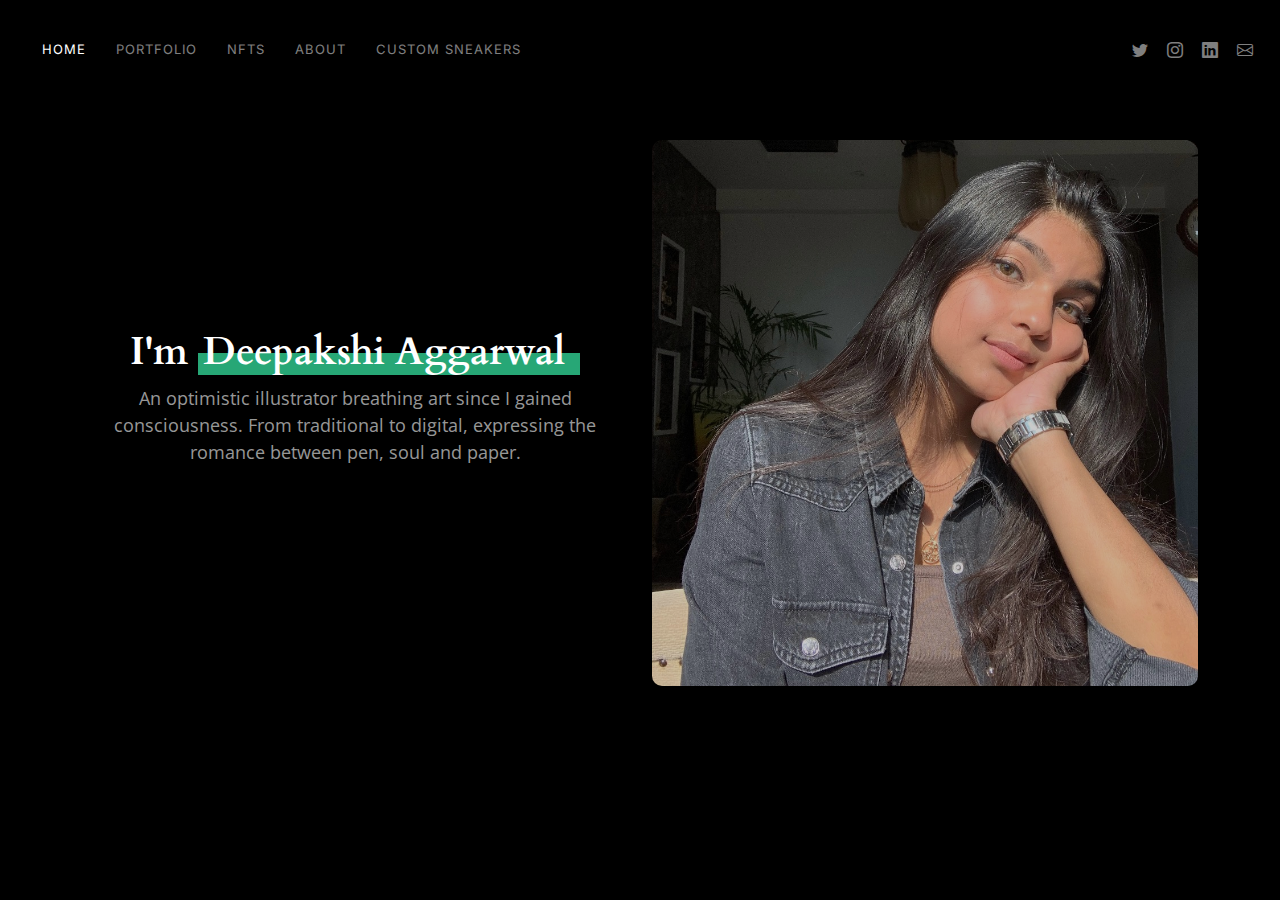
<file: index.html>
<!DOCTYPE html>
<html lang="en">

<head>
  <meta charset="utf-8">
  <meta content="width=device-width, initial-scale=1.0" name="viewport">

  <title>Deepakshi Aggarwal</title>
  <meta content="" name="description">
  <meta content="" name="keywords">

  <!-- Favicons -->
  <link href="assets/img/favicon.ico" rel="icon">
  <link href="assets/img/apple-touch-icon.png" rel="apple-touch-icon">

  <!-- Google Fonts -->
  <link rel="preconnect" href="https://fonts.googleapis.com">
  <link rel="preconnect" href="https://fonts.gstatic.com" crossorigin>
  <link
    href="https://fonts.googleapis.com/css2?family=Open+Sans:ital,wght@0,300;0,400;0,500;0,600;0,700;1,300;1,400;1,600;1,700&family=Inter:ital,wght@0,300;0,400;0,500;0,600;0,700;1,300;1,400;1,500;1,600;1,700&family=Cardo:ital,wght@0,400;0,700;1,400&display=swap"
    rel="stylesheet">

  <!-- Vendor CSS Files -->
  <link href="assets/vendor/bootstrap/css/bootstrap.min.css" rel="stylesheet">
  <link href="assets/vendor/bootstrap-icons/bootstrap-icons.css" rel="stylesheet">
  <link href="assets/vendor/swiper/swiper-bundle.min.css" rel="stylesheet">
  <link href="assets/vendor/glightbox/css/glightbox.min.css" rel="stylesheet">
  <link href="assets/vendor/aos/aos.css" rel="stylesheet">

  <!-- Template Main CSS File -->
  <link href="assets/css/main.css" rel="stylesheet">

  <!-- =======================================================
  * Template Name: PhotoFolio - v1.1.1
  * Template URL: https://bootstrapmade.com/photofolio-bootstrap-photography-website-template/
  * Author: BootstrapMade.com
  * License: https://bootstrapmade.com/license/
  ======================================================== -->
</head>

<body>

  <!-- ======= Header ======= -->
  <header id="header" class="header d-flex align-items-center fixed-top">
    <div class="container-fluid d-flex align-items-center justify-content-between">

      <nav id="navbar" class="navbar">
        <ul>
          <li><a href="index.html" class="active">Home</a></li>
          <li><a href="portfolio.html">Portfolio</a></li>
          <li><a href="gallery.html">NFTs</a></li>
          <li><a href="about.html">About</a></li>
          <li><a href="custom-sneakers.html">Custom Sneakers</a></li>
        </ul>
      </nav><!-- .navbar -->

      <div class="header-social-links">
        <a href="https://twitter.com/deepakshi_eth" class="twitter" target="_blank"><i class="bi bi-twitter"></i></a>
        <a href="https://www.instagram.com/deepakshi_aggarwal/" class="instagram" target="_blank"><i
            class="bi bi-instagram"></i></a>
        <a href="https://www.linkedin.com/in/artableindia" class="linkedin" target="_blank"><i
            class="bi bi-linkedin"></i></i></a>
        <a href="mailto:artable2019@gmail.com" class="facebook"><i class="bi bi-envelope"></i></a>
      </div>
      <i class="mobile-nav-toggle mobile-nav-show bi bi-list"></i>
      <i class="mobile-nav-toggle mobile-nav-hide d-none bi bi-x"></i>

    </div>
  </header><!-- End Header -->

  <!-- ======= Hero Section ======= -->
  <section id="hero" class="hero d-flex flex-column justify-content-center align-items-center" data-aos="fade"
    data-aos-delay="500">
    <div class="container">
      <div class="row justify-content-center">
        <div class="col-lg-6 text-center align-self-center">
          <h2>I'm <span>Deepakshi Aggarwal&nbsp;</span></h2>
          <p>An optimistic illustrator breathing art since I gained consciousness.
            From traditional to digital, expressing the romance between pen, soul and paper.</p>
        </div>
        <div class="col-lg-6">
          <img src="pics/landing.jpg" alt="" class="img-fluid"
            style="max-height: 70vh; display: block; margin: auto; border-radius: 10px; filter: brightness(80%);">
        </div>
      </div>
    </div>
  </section><!-- End Hero Section -->

  <a href="#" class="scroll-top d-flex align-items-center justify-content-center"><i
      class="bi bi-arrow-up-short"></i></a>

  <!-- Vendor JS Files -->
  <script src="assets/vendor/bootstrap/js/bootstrap.bundle.min.js"></script>
  <script src="assets/vendor/swiper/swiper-bundle.min.js"></script>
  <script src="assets/vendor/glightbox/js/glightbox.min.js"></script>
  <script src="assets/vendor/aos/aos.js"></script>
  <script src="assets/vendor/php-email-form/validate.js"></script>

  <!-- Template Main JS File -->
  <script src="assets/js/main.js"></script>

</body>

</html>
</file>
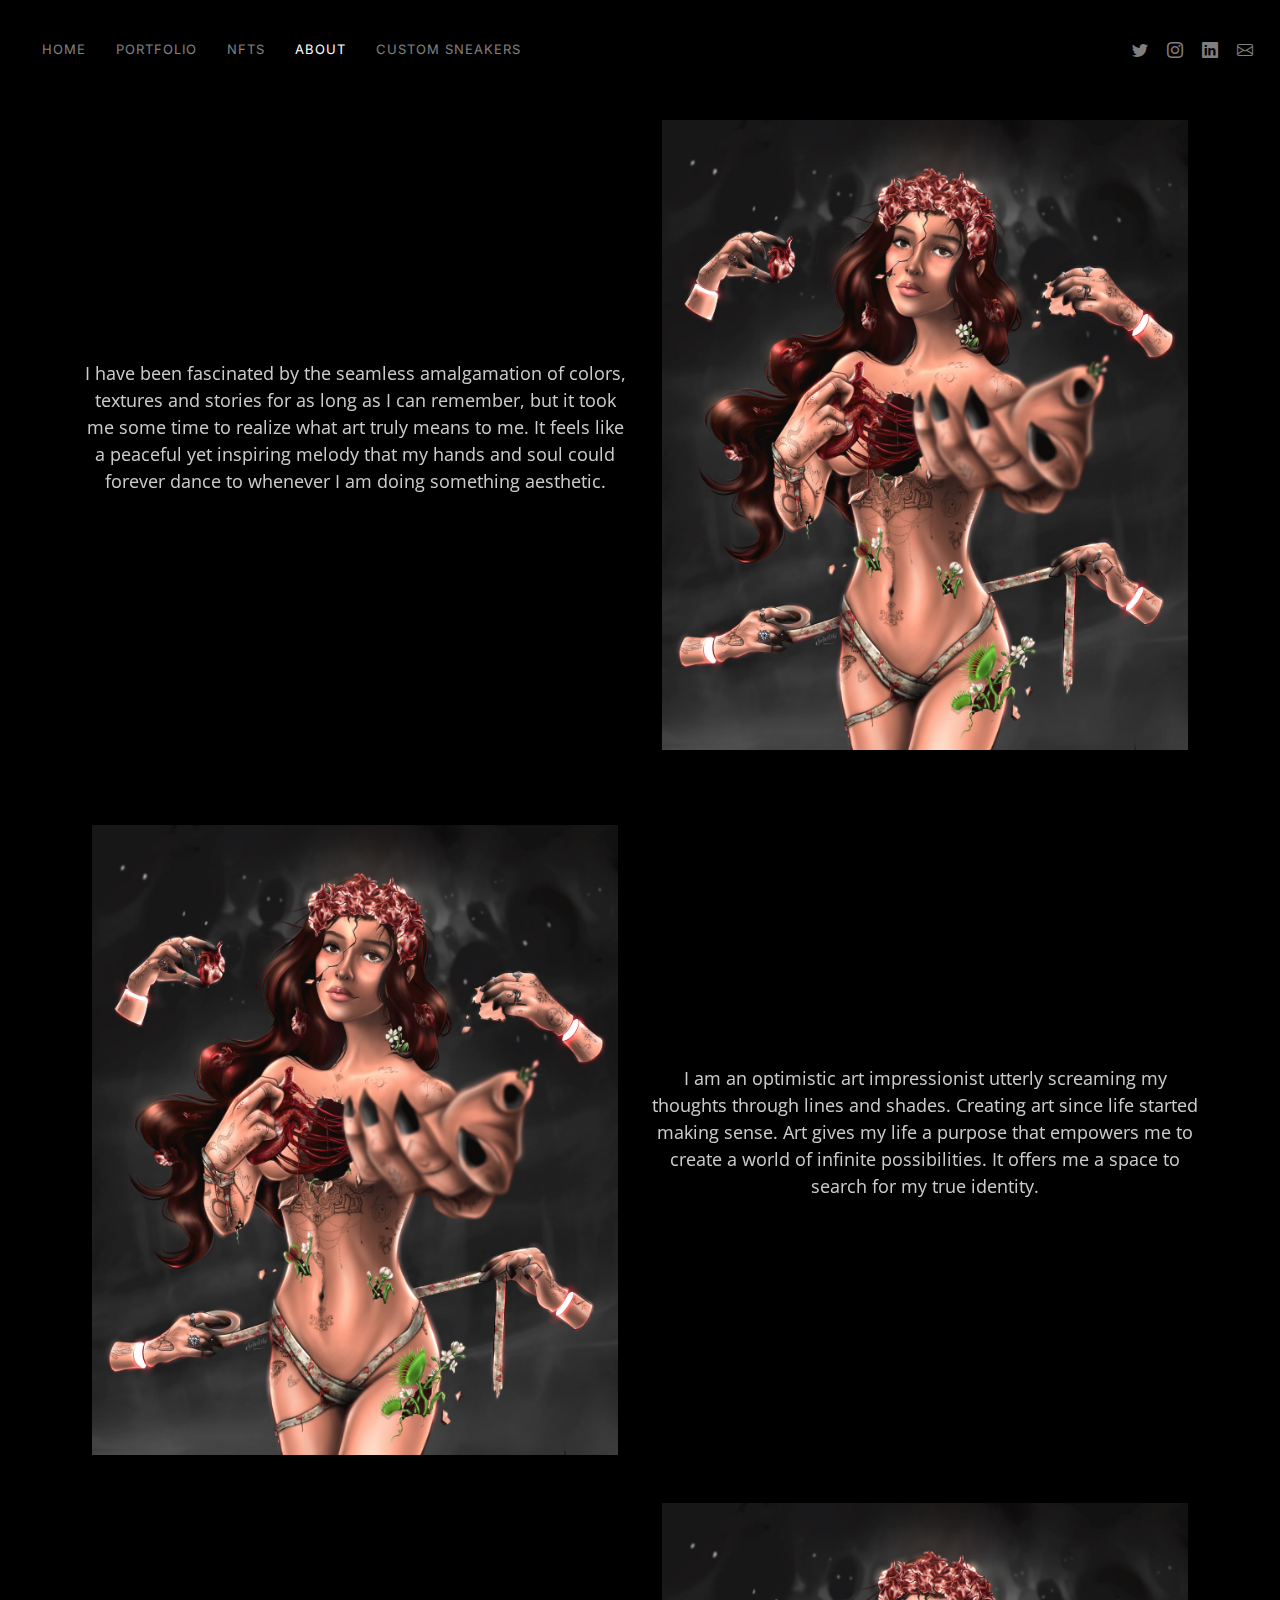
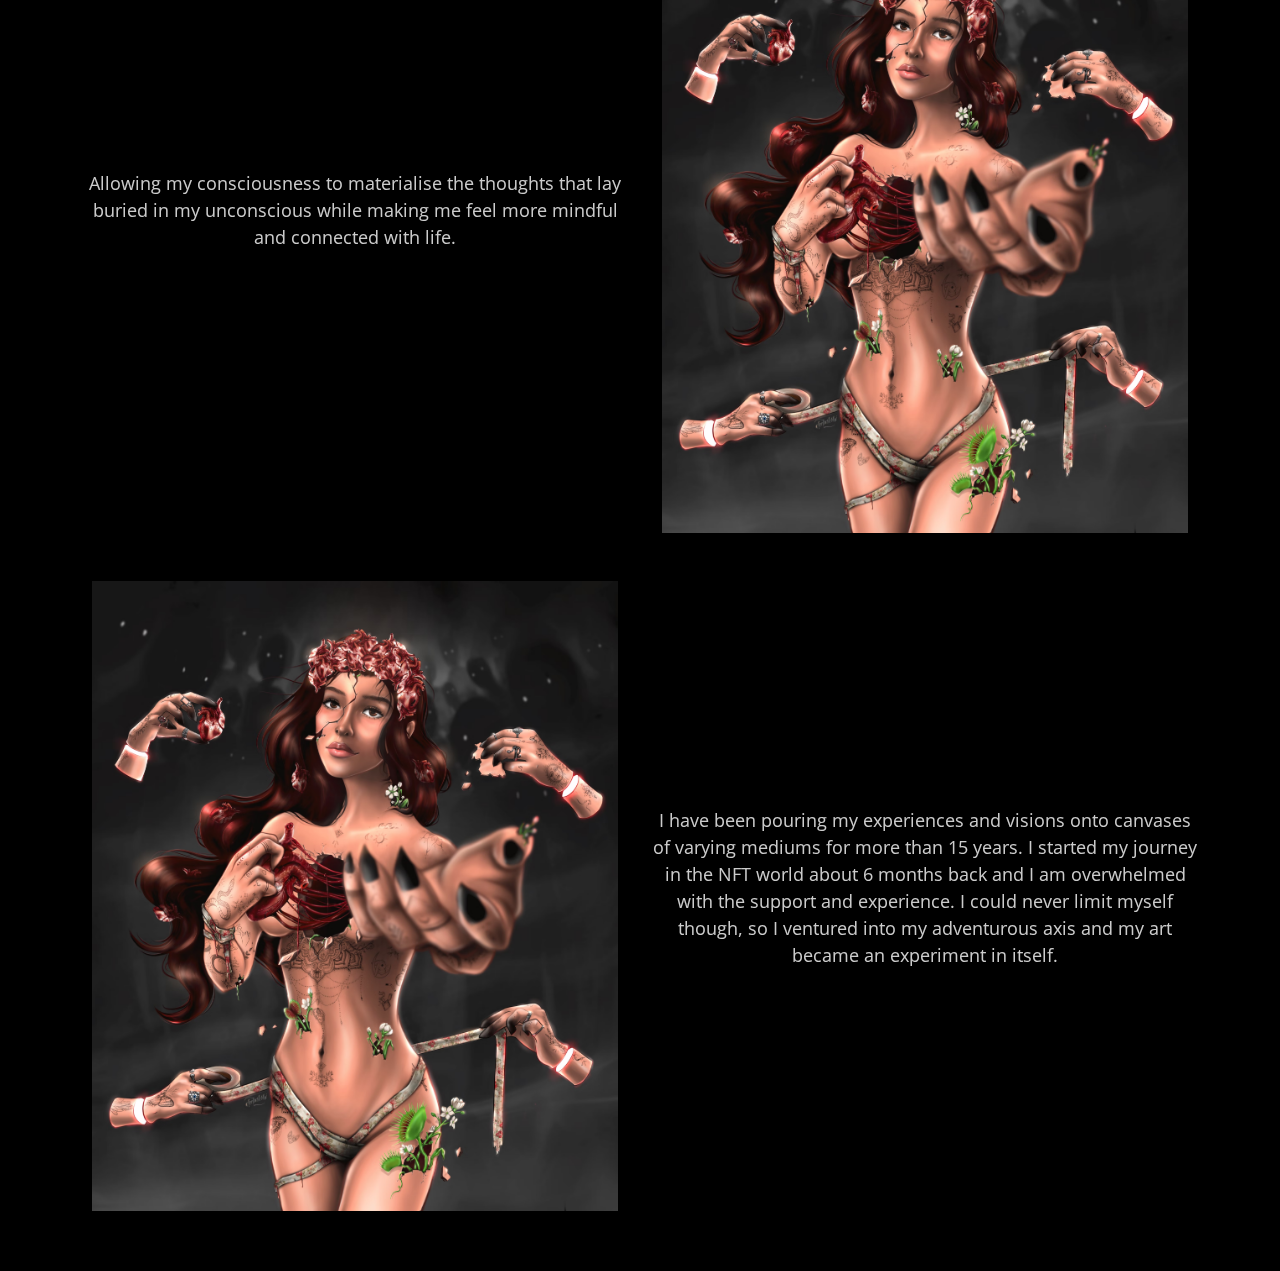
<file: about.html>
<!DOCTYPE html>
<html lang="en">

<head>
  <meta charset="utf-8">
  <meta content="width=device-width, initial-scale=1.0" name="viewport">

  <title>Deepakshi Aggarwal</title>
  <meta content="" name="description">
  <meta content="" name="keywords">

  <!-- Favicons -->
  <link href="assets/img/favicon.ico" rel="icon">
  <link href="assets/img/apple-touch-icon.png" rel="apple-touch-icon">

  <!-- Google Fonts -->
  <link rel="preconnect" href="https://fonts.googleapis.com">
  <link rel="preconnect" href="https://fonts.gstatic.com" crossorigin>
  <link
    href="https://fonts.googleapis.com/css2?family=Open+Sans:ital,wght@0,300;0,400;0,500;0,600;0,700;1,300;1,400;1,600;1,700&family=Inter:ital,wght@0,300;0,400;0,500;0,600;0,700;1,300;1,400;1,500;1,600;1,700&family=Cardo:ital,wght@0,400;0,700;1,400&display=swap"
    rel="stylesheet">

  <!-- Vendor CSS Files -->
  <link href="assets/vendor/bootstrap/css/bootstrap.min.css" rel="stylesheet">
  <link href="assets/vendor/bootstrap-icons/bootstrap-icons.css" rel="stylesheet">
  <link href="assets/vendor/swiper/swiper-bundle.min.css" rel="stylesheet">
  <link href="assets/vendor/glightbox/css/glightbox.min.css" rel="stylesheet">
  <link href="assets/vendor/aos/aos.css" rel="stylesheet">

  <!-- Template Main CSS File -->
  <link href="assets/css/main.css" rel="stylesheet">

  <!-- =======================================================
  * Template Name: PhotoFolio - v1.1.1
  * Template URL: https://bootstrapmade.com/photofolio-bootstrap-photography-website-template/
  * Author: BootstrapMade.com
  * License: https://bootstrapmade.com/license/
  ======================================================== -->
</head>

<body>

  <!-- ======= Header ======= -->
  <header id="header" class="header d-flex align-items-center fixed-top">
    <div class="container-fluid d-flex align-items-center justify-content-between">

      <nav id="navbar" class="navbar">
        <ul>
          <li><a href="index.html">Home</a></li>
          <li><a href="portfolio.html">Portfolio</a></li>
          <li><a href="gallery.html">NFTs</a></li>
          <li><a href="about.html" class="active">About</a></li>
          <li><a href="custom-sneakers.html">Custom Sneakers</a></li>
        </ul>
      </nav><!-- .navbar -->

      <div class="header-social-links">
        <a href="https://twitter.com/deepakshi_eth" class="twitter" target="_blank"><i class="bi bi-twitter"></i></a>
        <a href="https://www.instagram.com/deepakshi_aggarwal/" class="instagram" target="_blank"><i
            class="bi bi-instagram"></i></a>
        <a href="https://www.linkedin.com/in/artableindia" class="linkedin" target="_blank"><i
            class="bi bi-linkedin"></i></i></a>
        <a href="mailto:artable2019@gmail.com" class="facebook"><i class="bi bi-envelope"></i></a>
      </div>
      <i class="mobile-nav-toggle mobile-nav-show bi bi-list"></i>
      <i class="mobile-nav-toggle mobile-nav-hide d-none bi bi-x"></i>

    </div>
  </header><!-- End Header -->

  <main id="main" data-aos="fade" data-aos-delay="500">

    <!-- ======= End Page Header ======= -->
    <div class="page-header d-flex align-items-center">
      <div class="container" style="font-size: large;">
        <div class="row justify-content-center">
          <div class="col-lg-6 text-center align-self-center">
            <p>I have been fascinated by the seamless amalgamation of colors, textures and stories for as long as I can
              remember, but it took me some time to realize what art truly means to me. It feels like a peaceful yet
              inspiring melody that my hands and soul could forever dance to whenever I am doing something aesthetic.
            </p>
          </div>
          <div class="col-lg-6 d-none d-lg-block">
            <img src="pics/1.avif" alt="" class="img-fluid"
              style="max-height: 70vh; display: block; margin: auto; border-radius: 0%;">
          </div>
        </div>
        <br>
        <div class="row justify-content-center mt-5">
          <div class="col-lg-6 d-none d-lg-block">
            <img src="pics/1.avif" alt="" class="img-fluid"
              style="max-height: 70vh; display: block; margin: auto; border-radius: 0%;">
          </div>
          <div class="col-lg-6 text-center align-self-center">
            <p>I am an optimistic art impressionist utterly screaming my thoughts through lines and shades. Creating art
              since life started making sense. Art gives my life a purpose that empowers me to create a world of
              infinite possibilities. It offers me a space to search for my true identity.
            </p>
          </div>
        </div>
        <div class="row justify-content-center mt-5">
          <div class="col-lg-6 text-center align-self-center">
            <p>Allowing my consciousness to materialise the thoughts that lay buried in my unconscious while making me
              feel more mindful and connected with life.
            </p>
          </div>
          <div class="col-lg-6 d-none d-lg-block">
            <img src="pics/1.avif" alt="" class="img-fluid"
              style="max-height: 70vh; display: block; margin: auto; border-radius: 0%;">
          </div>
        </div>
        <div class="row justify-content-center mt-5">
          <div class="col-lg-6 d-none d-lg-block">
            <img src="pics/1.avif" alt="" class="img-fluid"
              style="max-height: 70vh; display: block; margin: auto; border-radius: 0%;">
          </div>
          <div class="col-lg-6 text-center align-self-center">
            <p>I have been pouring my experiences and visions onto canvases of varying mediums for more than 15 years. I
              started my journey in the NFT world about 6 months back and I am overwhelmed with the support and
              experience. I could never limit myself though, so I ventured into my adventurous axis and my art became an
              experiment in itself.
            </p>
          </div>
        </div>
      </div>
    </div><!-- End Page Header -->
  </main><!-- End #main -->

  <a href="#" class="scroll-top d-flex align-items-center justify-content-center"><i
      class="bi bi-arrow-up-short"></i></a>

  <!-- Vendor JS Files -->
  <script src="assets/vendor/bootstrap/js/bootstrap.bundle.min.js"></script>
  <script src="assets/vendor/swiper/swiper-bundle.min.js"></script>
  <script src="assets/vendor/glightbox/js/glightbox.min.js"></script>
  <script src="assets/vendor/aos/aos.js"></script>
  <script src="assets/vendor/php-email-form/validate.js"></script>

  <!-- Template Main JS File -->
  <script src="assets/js/main.js"></script>

</body>

</html>
</file>
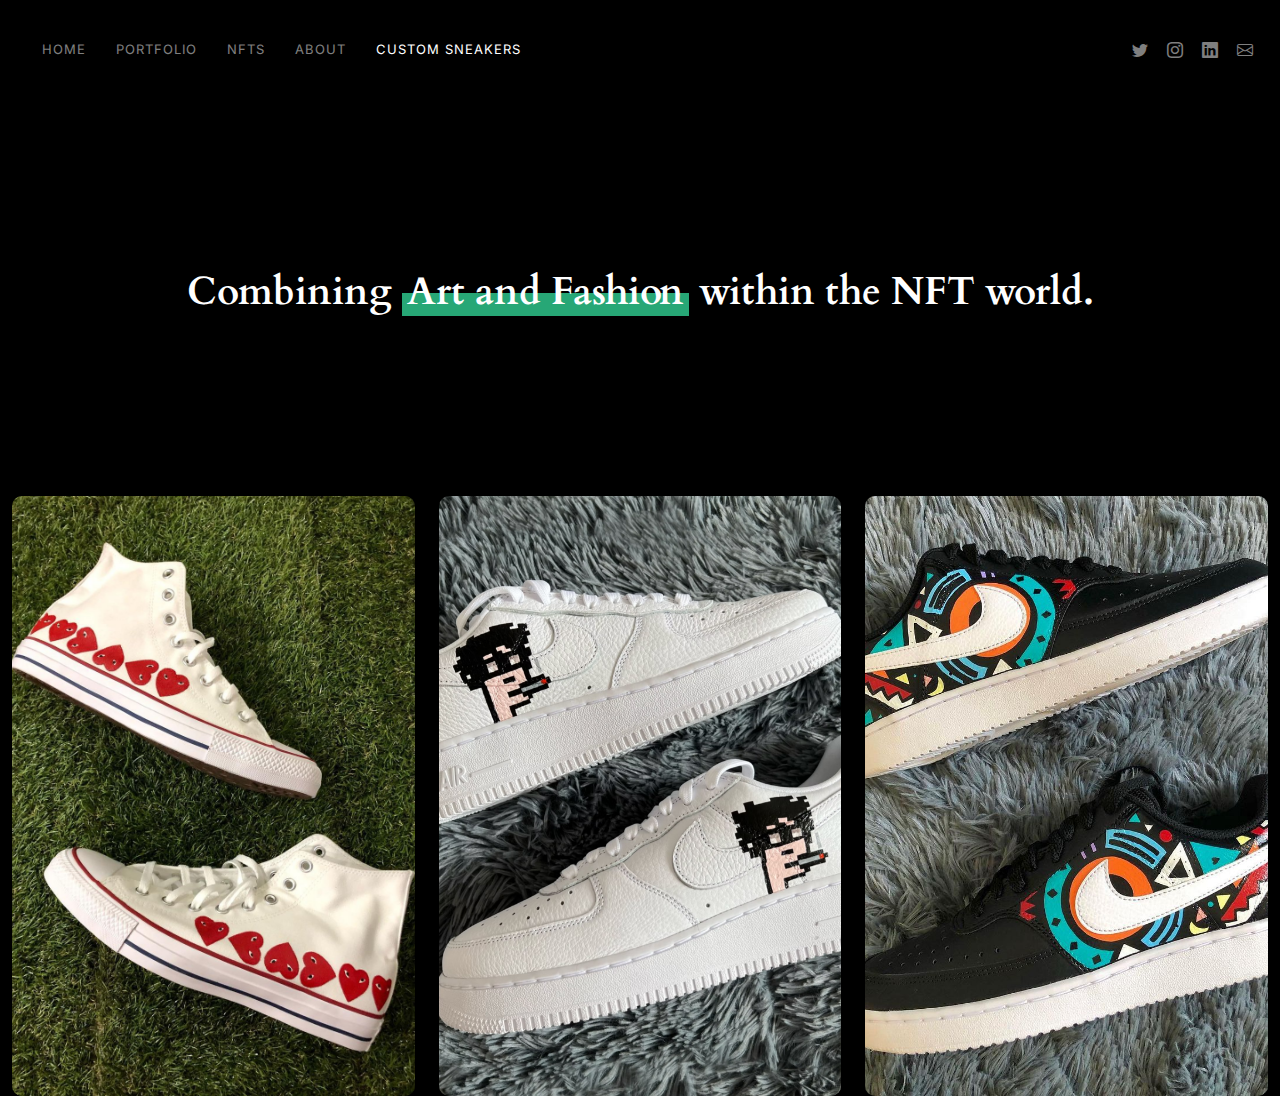
<file: custom-sneakers.html>
<!DOCTYPE html>
<html lang="en">

<head>
  <meta charset="utf-8">
  <meta content="width=device-width, initial-scale=1.0" name="viewport">

  <title>Deepakshi Aggarwal</title>
  <meta content="" name="description">
  <meta content="" name="keywords">

  <!-- Favicons -->
  <link href="assets/img/favicon.ico" rel="icon">
  <link href="assets/img/apple-touch-icon.png" rel="apple-touch-icon">

  <!-- Google Fonts -->
  <link rel="preconnect" href="https://fonts.googleapis.com">
  <link rel="preconnect" href="https://fonts.gstatic.com" crossorigin>
  <link
    href="https://fonts.googleapis.com/css2?family=Open+Sans:ital,wght@0,300;0,400;0,500;0,600;0,700;1,300;1,400;1,600;1,700&family=Inter:ital,wght@0,300;0,400;0,500;0,600;0,700;1,300;1,400;1,500;1,600;1,700&family=Cardo:ital,wght@0,400;0,700;1,400&display=swap"
    rel="stylesheet">

  <!-- Vendor CSS Files -->
  <link href="assets/vendor/bootstrap/css/bootstrap.min.css" rel="stylesheet">
  <link href="assets/vendor/bootstrap-icons/bootstrap-icons.css" rel="stylesheet">
  <link href="assets/vendor/swiper/swiper-bundle.min.css" rel="stylesheet">
  <link href="assets/vendor/glightbox/css/glightbox.min.css" rel="stylesheet">
  <link href="assets/vendor/aos/aos.css" rel="stylesheet">

  <!-- Template Main CSS File -->
  <link href="assets/css/main.css" rel="stylesheet">

  <!-- =======================================================
  * Template Name: PhotoFolio - v1.1.1
  * Template URL: https://bootstrapmade.com/photofolio-bootstrap-photography-website-template/
  * Author: BootstrapMade.com
  * License: https://bootstrapmade.com/license/
  ======================================================== -->
</head>

<body>

  <!-- ======= Header ======= -->
  <header id="header" class="header d-flex align-items-center fixed-top">
    <div class="container-fluid d-flex align-items-center justify-content-between">

      <nav id="navbar" class="navbar">
        <ul>
          <li><a href="index.html">Home</a></li>
          <li><a href="portfolio.html">Portfolio</a></li>
          <li><a href="gallery.html">NFTs</a></li>
          <li><a href="about.html">About</a></li>
          <li><a href="custom-sneakers.html" class="active">Custom Sneakers</a></li>
        </ul>
      </nav><!-- .navbar -->

      <div class="header-social-links">
        <a href="https://twitter.com/deepakshi_eth" class="twitter" target="_blank"><i class="bi bi-twitter"></i></a>
        <a href="https://www.instagram.com/deepakshi_aggarwal/" class="instagram" target="_blank"><i
            class="bi bi-instagram"></i></a>
        <a href="https://www.linkedin.com/in/artableindia" class="linkedin" target="_blank"><i
            class="bi bi-linkedin"></i></i></a>
        <a href="mailto:artable2019@gmail.com" class="facebook"><i class="bi bi-envelope"></i></a>
      </div>
      <i class="mobile-nav-toggle mobile-nav-show bi bi-list"></i>
      <i class="mobile-nav-toggle mobile-nav-hide d-none bi bi-x"></i>

    </div>
  </header><!-- End Header -->

  <main id="main" data-aos="fade" data-aos-delay="500">

    <!-- ======= End Page Header ======= -->
    <div class="page-header d-flex align-items-center">
      <div class="container position-relative">
        <div class="row d-flex justify-content-center">
          <div class="col-lg-6 text-center hero">
            <h2 style="padding: 10px;">Combining <span>Art and Fashion</span> within the NFT world.</h2>
          </div>
        </div>
      </div>
    </div><!-- End Page Header -->

    <!-- ======= Gallery Section ======= -->
    <section id="gallery" class="gallery">
      <div class="container-fluid">

        <div class="row gy-4 justify-content-center">
          <div class="col-xl-4 col-lg-4 col-md-6">
            <div class="gallery-item h-100">
              <img src="pics/sneaker-1.jpg" class="img-fluid" alt="" style="object-fit: cover; height: 600px;">
              <div class="gallery-links d-flex align-items-center justify-content-center">
                <a href="pics/sneaker-1.jpg" title="" class="glightbox preview-link"><i
                    class="bi bi-arrows-angle-expand"></i></a>
                <a href="https://www.instagram.com/p/ClWS2QfyJ_N/?igshid=YmMyMTA2M2Y=" target="_blank"
                  class="details-link"><i class="bi bi-link-45deg"></i></a>
              </div>
            </div>
          </div><!-- End Gallery Item -->
          <div class="col-xl-4 col-lg-4 col-md-6">
            <div class="gallery-item h-100">
              <img src="pics/sneaker-2.avif" class="img-fluid" alt="" style="object-fit: cover; height: 600px;">
              <div class="gallery-links d-flex align-items-center justify-content-center">
                <a href="pics/sneaker-2.avif" title="" class="glightbox preview-link"><i
                    class="bi bi-arrows-angle-expand"></i></a>
                <a href="https://foundation.app/@deepakshi.eth/alphakicks/1" target="_blank" class="details-link"><i
                    class="bi bi-link-45deg"></i></a>
              </div>
            </div>
          </div><!-- End Gallery Item -->
          <div class="col-xl-4 col-lg-4 col-md-6">
            <div class="gallery-item h-100">
              <img src="pics/sneake-3.jpg" class="img-fluid" alt="" style="object-fit: cover; height: 600px;">
              <div class="gallery-links d-flex align-items-center justify-content-center">
                <a href="pics/sneake-3.jpg" title="" class="glightbox preview-link"><i
                    class="bi bi-arrows-angle-expand"></i></a>
                <a href="https://www.instagram.com/p/CW3TKLpPShs/?igshid=YmMyMTA2M2Y%3D" target="_blank"
                  class="details-link"><i class="bi bi-link-45deg"></i></a>
              </div>
            </div>
          </div><!-- End Gallery Item -->

        </div>

      </div>
    </section><!-- End Gallery Section -->

  </main><!-- End #main -->

  <a href="#" class="scroll-top d-flex align-items-center justify-content-center"><i
      class="bi bi-arrow-up-short"></i></a>

  <!-- Vendor JS Files -->
  <script src="assets/vendor/bootstrap/js/bootstrap.bundle.min.js"></script>
  <script src="assets/vendor/swiper/swiper-bundle.min.js"></script>
  <script src="assets/vendor/glightbox/js/glightbox.min.js"></script>
  <script src="assets/vendor/aos/aos.js"></script>
  <script src="assets/vendor/php-email-form/validate.js"></script>

  <!-- Template Main JS File -->
  <script src="assets/js/main.js"></script>

</body>

</html>
</file>
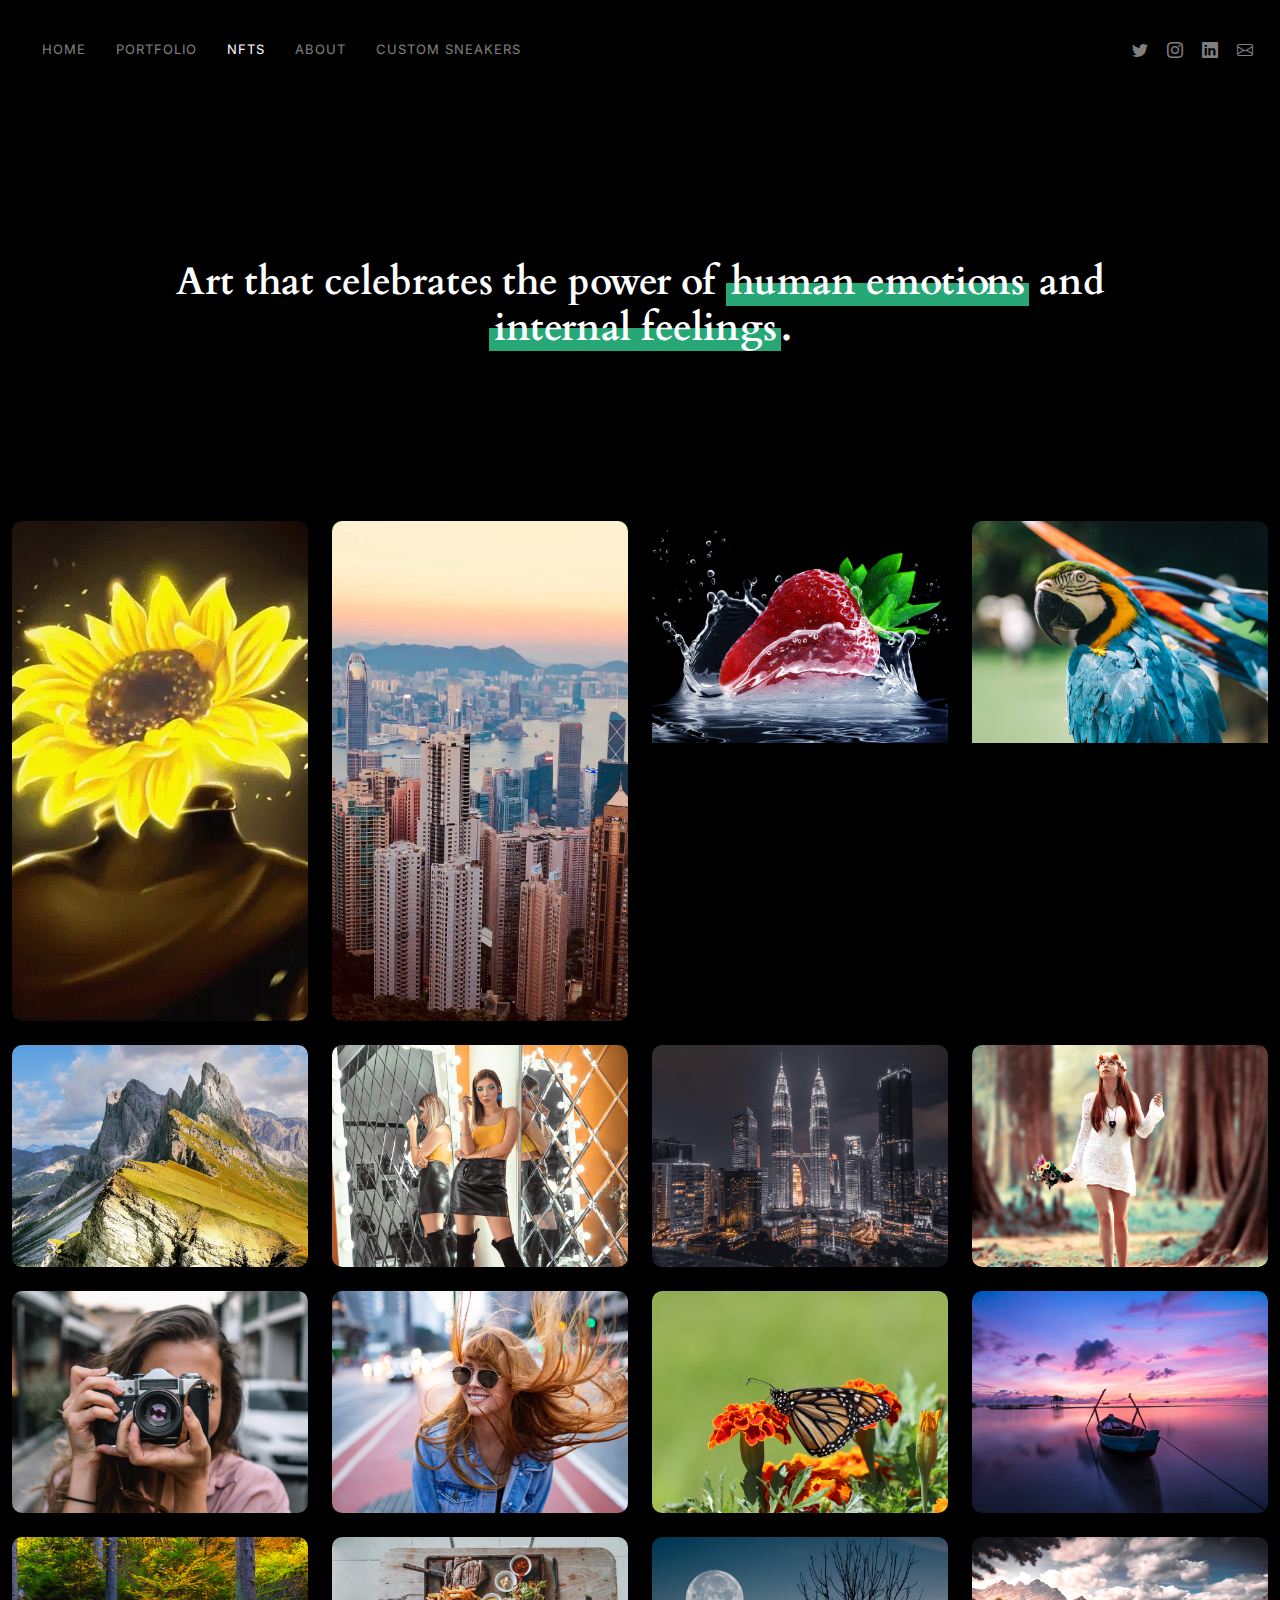
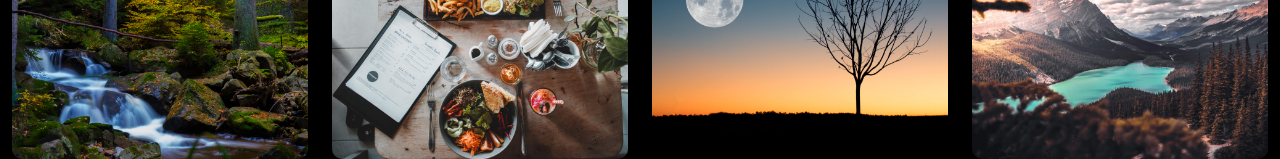
<file: gallery.html>
<!DOCTYPE html>
<html lang="en">

<head>
  <meta charset="utf-8">
  <meta content="width=device-width, initial-scale=1.0" name="viewport">

  <title>Deepakshi Aggarwal</title>
  <meta content="" name="description">
  <meta content="" name="keywords">

  <!-- Favicons -->
  <link href="assets/img/favicon.ico" rel="icon">
  <link href="assets/img/apple-touch-icon.png" rel="apple-touch-icon">

  <!-- Google Fonts -->
  <link rel="preconnect" href="https://fonts.googleapis.com">
  <link rel="preconnect" href="https://fonts.gstatic.com" crossorigin>
  <link
    href="https://fonts.googleapis.com/css2?family=Open+Sans:ital,wght@0,300;0,400;0,500;0,600;0,700;1,300;1,400;1,600;1,700&family=Inter:ital,wght@0,300;0,400;0,500;0,600;0,700;1,300;1,400;1,500;1,600;1,700&family=Cardo:ital,wght@0,400;0,700;1,400&display=swap"
    rel="stylesheet">

  <!-- Vendor CSS Files -->
  <link href="assets/vendor/bootstrap/css/bootstrap.min.css" rel="stylesheet">
  <link href="assets/vendor/bootstrap-icons/bootstrap-icons.css" rel="stylesheet">
  <link href="assets/vendor/swiper/swiper-bundle.min.css" rel="stylesheet">
  <link href="assets/vendor/glightbox/css/glightbox.min.css" rel="stylesheet">
  <link href="assets/vendor/aos/aos.css" rel="stylesheet">

  <!-- Template Main CSS File -->
  <link href="assets/css/main.css" rel="stylesheet">

  <!-- =======================================================
  * Template Name: PhotoFolio - v1.1.1
  * Template URL: https://bootstrapmade.com/photofolio-bootstrap-photography-website-template/
  * Author: BootstrapMade.com
  * License: https://bootstrapmade.com/license/
  ======================================================== -->
</head>

<body>

  <!-- ======= Header ======= -->
  <header id="header" class="header d-flex align-items-center fixed-top">
    <div class="container-fluid d-flex align-items-center justify-content-between">

      <nav id="navbar" class="navbar">
        <ul>
          <li><a href="index.html">Home</a></li>
          <li><a href="portfolio.html">Portfolio</a></li>
          <li><a href="gallery.html" class="active">NFTs</a></li>
          <li><a href="about.html">About</a></li>
          <li><a href="custom-sneakers.html">Custom Sneakers</a></li>
        </ul>
      </nav><!-- .navbar -->

      <div class="header-social-links">
        <a href="https://twitter.com/deepakshi_eth" class="twitter" target="_blank"><i class="bi bi-twitter"></i></a>
        <a href="https://www.instagram.com/deepakshi_aggarwal/" class="instagram" target="_blank"><i
            class="bi bi-instagram"></i></a>
        <a href="https://www.linkedin.com/in/artableindia" class="linkedin" target="_blank"><i
            class="bi bi-linkedin"></i></i></a>
        <a href="mailto:artable2019@gmail.com" class="facebook"><i class="bi bi-envelope"></i></a>
      </div>
      <i class="mobile-nav-toggle mobile-nav-show bi bi-list"></i>
      <i class="mobile-nav-toggle mobile-nav-hide d-none bi bi-x"></i>

    </div>
  </header><!-- End Header -->

  <main id="main" data-aos="fade" data-aos-delay="500">

    <!-- ======= End Page Header ======= -->
    <div class="page-header d-flex align-items-center">
      <div class="container position-relative">
        <div class="row d-flex justify-content-center">
          <div class="col-lg-6 text-center hero">
            <h2>Art that celebrates the power of <span>human emotions</span> and <span>internal feelings</span>.</h2>
          </div>
        </div>
      </div>
    </div><!-- End Page Header -->

    <!-- ======= Gallery Section ======= -->
    <section id="gallery" class="gallery">
      <div class="container-fluid">

        <div class="row gy-4 justify-content-center">
          <div class="col-xl-3 col-lg-4 col-md-6">
            <div class="gallery-item h-100">
              <img src="pics/dreamers.webp" class="img-fluid" alt="" style="object-fit: cover; height: 500px;">
              <div class="gallery-links d-flex align-items-center justify-content-center">
                <a href="pics/dreamers.webp" title="Dreamers Collection" class="glightbox preview-link"><i
                    class="bi bi-arrows-angle-expand"></i></a>
                <a href="https://opensea.io/deepakshi_eth?tab=created" target="_blank" class="details-link"><i
                    class="bi bi-link-45deg"></i></a>
              </div>
            </div>
          </div><!-- End Gallery Item -->
          <div class="col-xl-3 col-lg-4 col-md-6">
            <div class="gallery-item h-100">
              <img src="assets/img/gallery/gallery-2.jpg" class="img-fluid h-100" alt=""
                style="object-fit: cover; height: 500px;">
              <div class="gallery-links d-flex align-items-center justify-content-center">
                <a href="assets/img/gallery/gallery-2.jpg" title="Gallery 2" class="glightbox preview-link"><i
                    class="bi bi-arrows-angle-expand"></i></a>
                <a href="gallery-single.html" target="_blank" class="details-link"><i class="bi bi-link-45deg"></i></a>
              </div>
            </div>
          </div><!-- End Gallery Item -->
          <div class="col-xl-3 col-lg-4 col-md-6">
            <div class="gallery-item h-100">
              <img src="assets/img/gallery/gallery-3.jpg" class="img-fluid" alt="">
              <div class="gallery-links d-flex align-items-center justify-content-center">
                <a href="assets/img/gallery/gallery-3.jpg" title="Gallery 3" class="glightbox preview-link"><i
                    class="bi bi-arrows-angle-expand"></i></a>
                <a href="gallery-single.html" class="details-link"><i class="bi bi-link-45deg"></i></a>
              </div>
            </div>
          </div><!-- End Gallery Item -->
          <div class="col-xl-3 col-lg-4 col-md-6">
            <div class="gallery-item h-100">
              <img src="assets/img/gallery/gallery-4.jpg" class="img-fluid" alt="">
              <div class="gallery-links d-flex align-items-center justify-content-center">
                <a href="assets/img/gallery/gallery-4.jpg" title="Gallery 4" class="glightbox preview-link"><i
                    class="bi bi-arrows-angle-expand"></i></a>
                <a href="gallery-single.html" class="details-link"><i class="bi bi-link-45deg"></i></a>
              </div>
            </div>
          </div><!-- End Gallery Item -->
          <div class="col-xl-3 col-lg-4 col-md-6">
            <div class="gallery-item h-100">
              <img src="assets/img/gallery/gallery-5.jpg" class="img-fluid" alt="">
              <div class="gallery-links d-flex align-items-center justify-content-center">
                <a href="assets/img/gallery/gallery-5.jpg" title="Gallery 5" class="glightbox preview-link"><i
                    class="bi bi-arrows-angle-expand"></i></a>
                <a href="gallery-single.html" class="details-link"><i class="bi bi-link-45deg"></i></a>
              </div>
            </div>
          </div><!-- End Gallery Item -->
          <div class="col-xl-3 col-lg-4 col-md-6">
            <div class="gallery-item h-100">
              <img src="assets/img/gallery/gallery-6.jpg" class="img-fluid" alt="">
              <div class="gallery-links d-flex align-items-center justify-content-center">
                <a href="assets/img/gallery/gallery-6.jpg" title="Gallery 6" class="glightbox preview-link"><i
                    class="bi bi-arrows-angle-expand"></i></a>
                <a href="gallery-single.html" class="details-link"><i class="bi bi-link-45deg"></i></a>
              </div>
            </div>
          </div><!-- End Gallery Item -->
          <div class="col-xl-3 col-lg-4 col-md-6">
            <div class="gallery-item h-100">
              <img src="assets/img/gallery/gallery-7.jpg" class="img-fluid" alt="">
              <div class="gallery-links d-flex align-items-center justify-content-center">
                <a href="assets/img/gallery/gallery-7.jpg" title="Gallery 7" class="glightbox preview-link"><i
                    class="bi bi-arrows-angle-expand"></i></a>
                <a href="gallery-single.html" class="details-link"><i class="bi bi-link-45deg"></i></a>
              </div>
            </div>
          </div><!-- End Gallery Item -->
          <div class="col-xl-3 col-lg-4 col-md-6">
            <div class="gallery-item h-100">
              <img src="assets/img/gallery/gallery-8.jpg" class="img-fluid" alt="">
              <div class="gallery-links d-flex align-items-center justify-content-center">
                <a href="assets/img/gallery/gallery-8.jpg" title="Gallery 8" class="glightbox preview-link"><i
                    class="bi bi-arrows-angle-expand"></i></a>
                <a href="gallery-single.html" class="details-link"><i class="bi bi-link-45deg"></i></a>
              </div>
            </div>
          </div><!-- End Gallery Item -->
          <div class="col-xl-3 col-lg-4 col-md-6">
            <div class="gallery-item h-100">
              <img src="assets/img/gallery/gallery-9.jpg" class="img-fluid" alt="">
              <div class="gallery-links d-flex align-items-center justify-content-center">
                <a href="assets/img/gallery/gallery-9.jpg" title="Gallery 9" class="glightbox preview-link"><i
                    class="bi bi-arrows-angle-expand"></i></a>
                <a href="gallery-single.html" class="details-link"><i class="bi bi-link-45deg"></i></a>
              </div>
            </div>
          </div><!-- End Gallery Item -->
          <div class="col-xl-3 col-lg-4 col-md-6">
            <div class="gallery-item h-100">
              <img src="assets/img/gallery/gallery-10.jpg" class="img-fluid" alt="">
              <div class="gallery-links d-flex align-items-center justify-content-center">
                <a href="assets/img/gallery/gallery-10.jpg" title="Gallery 10" class="glightbox preview-link"><i
                    class="bi bi-arrows-angle-expand"></i></a>
                <a href="gallery-single.html" class="details-link"><i class="bi bi-link-45deg"></i></a>
              </div>
            </div>
          </div><!-- End Gallery Item -->
          <div class="col-xl-3 col-lg-4 col-md-6">
            <div class="gallery-item h-100">
              <img src="assets/img/gallery/gallery-11.jpg" class="img-fluid" alt="">
              <div class="gallery-links d-flex align-items-center justify-content-center">
                <a href="assets/img/gallery/gallery-11.jpg" title="Gallery 11" class="glightbox preview-link"><i
                    class="bi bi-arrows-angle-expand"></i></a>
                <a href="gallery-single.html" class="details-link"><i class="bi bi-link-45deg"></i></a>
              </div>
            </div>
          </div><!-- End Gallery Item -->
          <div class="col-xl-3 col-lg-4 col-md-6">
            <div class="gallery-item h-100">
              <img src="assets/img/gallery/gallery-12.jpg" class="img-fluid" alt="">
              <div class="gallery-links d-flex align-items-center justify-content-center">
                <a href="assets/img/gallery/gallery-12.jpg" title="Gallery 12" class="glightbox preview-link"><i
                    class="bi bi-arrows-angle-expand"></i></a>
                <a href="gallery-single.html" class="details-link"><i class="bi bi-link-45deg"></i></a>
              </div>
            </div>
          </div><!-- End Gallery Item -->
          <div class="col-xl-3 col-lg-4 col-md-6">
            <div class="gallery-item h-100">
              <img src="assets/img/gallery/gallery-13.jpg" class="img-fluid" alt="">
              <div class="gallery-links d-flex align-items-center justify-content-center">
                <a href="assets/img/gallery/gallery-13.jpg" title="Gallery 13" class="glightbox preview-link"><i
                    class="bi bi-arrows-angle-expand"></i></a>
                <a href="gallery-single.html" class="details-link"><i class="bi bi-link-45deg"></i></a>
              </div>
            </div>
          </div><!-- End Gallery Item -->
          <div class="col-xl-3 col-lg-4 col-md-6">
            <div class="gallery-item h-100">
              <img src="assets/img/gallery/gallery-14.jpg" class="img-fluid" alt="">
              <div class="gallery-links d-flex align-items-center justify-content-center">
                <a href="assets/img/gallery/gallery-14.jpg" title="Gallery 14" class="glightbox preview-link"><i
                    class="bi bi-arrows-angle-expand"></i></a>
                <a href="gallery-single.html" class="details-link"><i class="bi bi-link-45deg"></i></a>
              </div>
            </div>
          </div><!-- End Gallery Item -->
          <div class="col-xl-3 col-lg-4 col-md-6">
            <div class="gallery-item h-100">
              <img src="assets/img/gallery/gallery-15.jpg" class="img-fluid" alt="">
              <div class="gallery-links d-flex align-items-center justify-content-center">
                <a href="assets/img/gallery/gallery-15.jpg" title="Gallery 15" class="glightbox preview-link"><i
                    class="bi bi-arrows-angle-expand"></i></a>
                <a href="gallery-single.html" class="details-link"><i class="bi bi-link-45deg"></i></a>
              </div>
            </div>
          </div><!-- End Gallery Item -->
          <div class="col-xl-3 col-lg-4 col-md-6">
            <div class="gallery-item h-100">
              <img src="assets/img/gallery/gallery-16.jpg" class="img-fluid" alt="">
              <div class="gallery-links d-flex align-items-center justify-content-center">
                <a href="assets/img/gallery/gallery-16.jpg" title="Gallery 16" class="glightbox preview-link"><i
                    class="bi bi-arrows-angle-expand"></i></a>
                <a href="gallery-single.html" class="details-link"><i class="bi bi-link-45deg"></i></a>
              </div>
            </div>
          </div><!-- End Gallery Item -->

        </div>

      </div>
    </section><!-- End Gallery Section -->

  </main><!-- End #main -->

  <a href="#" class="scroll-top d-flex align-items-center justify-content-center"><i
      class="bi bi-arrow-up-short"></i></a>

  <!-- Vendor JS Files -->
  <script src="assets/vendor/bootstrap/js/bootstrap.bundle.min.js"></script>
  <script src="assets/vendor/swiper/swiper-bundle.min.js"></script>
  <script src="assets/vendor/glightbox/js/glightbox.min.js"></script>
  <script src="assets/vendor/aos/aos.js"></script>
  <script src="assets/vendor/php-email-form/validate.js"></script>

  <!-- Template Main JS File -->
  <script src="assets/js/main.js"></script>

</body>

</html>
</file>
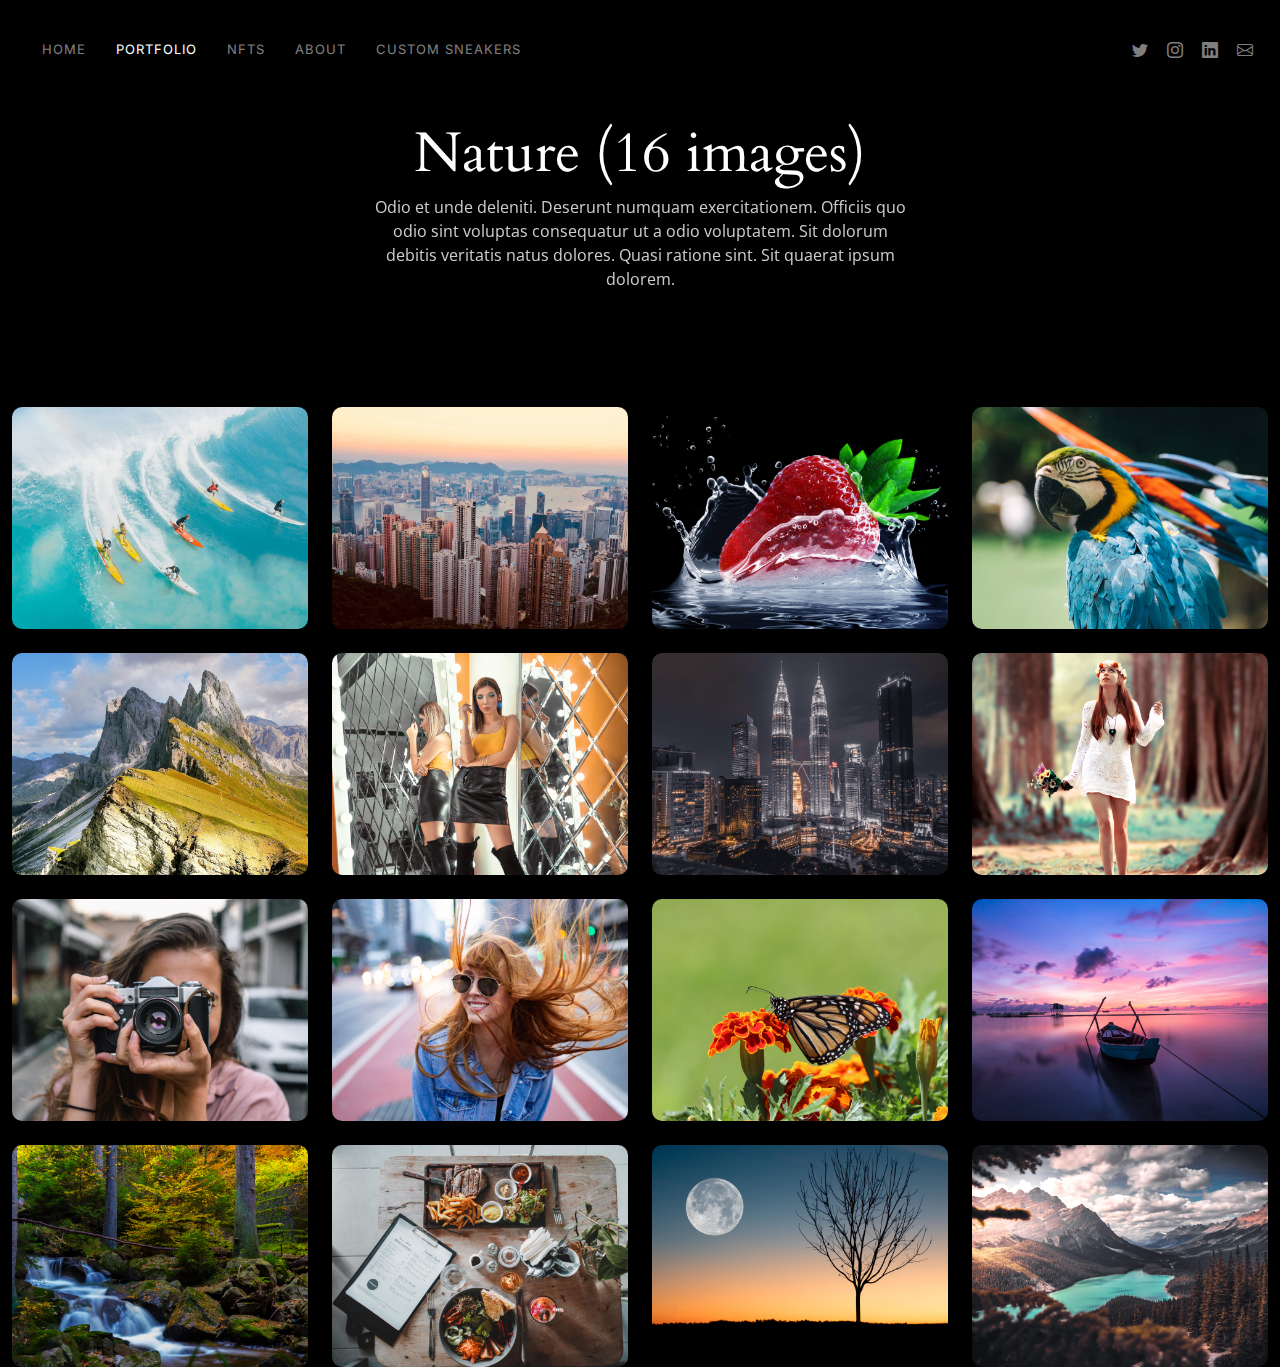
<file: portfolio.html>
<!DOCTYPE html>
<html lang="en">

<head>
  <meta charset="utf-8">
  <meta content="width=device-width, initial-scale=1.0" name="viewport">

  <title>Deepakshi Aggarwal</title>
  <meta content="" name="description">
  <meta content="" name="keywords">

  <!-- Favicons -->
  <link href="assets/img/favicon.ico" rel="icon">
  <link href="assets/img/apple-touch-icon.png" rel="apple-touch-icon">

  <!-- Google Fonts -->
  <link rel="preconnect" href="https://fonts.googleapis.com">
  <link rel="preconnect" href="https://fonts.gstatic.com" crossorigin>
  <link
    href="https://fonts.googleapis.com/css2?family=Open+Sans:ital,wght@0,300;0,400;0,500;0,600;0,700;1,300;1,400;1,600;1,700&family=Inter:ital,wght@0,300;0,400;0,500;0,600;0,700;1,300;1,400;1,500;1,600;1,700&family=Cardo:ital,wght@0,400;0,700;1,400&display=swap"
    rel="stylesheet">

  <!-- Vendor CSS Files -->
  <link href="assets/vendor/bootstrap/css/bootstrap.min.css" rel="stylesheet">
  <link href="assets/vendor/bootstrap-icons/bootstrap-icons.css" rel="stylesheet">
  <link href="assets/vendor/swiper/swiper-bundle.min.css" rel="stylesheet">
  <link href="assets/vendor/glightbox/css/glightbox.min.css" rel="stylesheet">
  <link href="assets/vendor/aos/aos.css" rel="stylesheet">

  <!-- Template Main CSS File -->
  <link href="assets/css/main.css" rel="stylesheet">

  <!-- =======================================================
  * Template Name: PhotoFolio - v1.1.1
  * Template URL: https://bootstrapmade.com/photofolio-bootstrap-photography-website-template/
  * Author: BootstrapMade.com
  * License: https://bootstrapmade.com/license/
  ======================================================== -->
</head>

<body>

  <!-- ======= Header ======= -->
  <header id="header" class="header d-flex align-items-center fixed-top">
    <div class="container-fluid d-flex align-items-center justify-content-between">

      <nav id="navbar" class="navbar">
        <ul>
          <li><a href="index.html">Home</a></li>
          <li><a href="portfolio.html" class="active">Portfolio</a></li>
          <li><a href="gallery.html">NFTs</a></li>
          <li><a href="about.html">About</a></li>
          <li><a href="custom-sneakers.html">Custom Sneakers</a></li>
        </ul>
      </nav><!-- .navbar -->

      <div class="header-social-links">
        <a href="https://twitter.com/deepakshi_eth" class="twitter" target="_blank"><i class="bi bi-twitter"></i></a>
        <a href="https://www.instagram.com/deepakshi_aggarwal/" class="instagram" target="_blank"><i
            class="bi bi-instagram"></i></a>
        <a href="https://www.linkedin.com/in/artableindia" class="linkedin" target="_blank"><i
            class="bi bi-linkedin"></i></i></a>
        <a href="mailto:artable2019@gmail.com" class="facebook"><i class="bi bi-envelope"></i></a>
      </div>
      <i class="mobile-nav-toggle mobile-nav-show bi bi-list"></i>
      <i class="mobile-nav-toggle mobile-nav-hide d-none bi bi-x"></i>

    </div>
  </header><!-- End Header -->

  <main id="main" data-aos="fade" data-aos-delay="500">

    <!-- ======= End Page Header ======= -->
    <div class="page-header d-flex align-items-center">
      <div class="container position-relative">
        <div class="row d-flex justify-content-center">
          <div class="col-lg-6 text-center">
            <h2>Nature (16 images)</h2>
            <p>Odio et unde deleniti. Deserunt numquam exercitationem. Officiis quo odio sint voluptas consequatur ut a
              odio voluptatem. Sit dolorum debitis veritatis natus dolores. Quasi ratione sint. Sit quaerat ipsum
              dolorem.</p>
          </div>
        </div>
      </div>
    </div><!-- End Page Header -->

    <!-- ======= Gallery Section ======= -->
    <section id="gallery" class="gallery">
      <div class="container-fluid">

        <div class="row gy-4 justify-content-center">
          <div class="col-xl-3 col-lg-4 col-md-6">
            <div class="gallery-item h-100">
              <img src="assets/img/gallery/gallery-1.jpg" class="img-fluid" alt="">
              <div class="gallery-links d-flex align-items-center justify-content-center">
                <a href="assets/img/gallery/gallery-1.jpg" title="Gallery 1" class="glightbox preview-link"><i
                    class="bi bi-arrows-angle-expand"></i></a>
                <a href="gallery-single.html" class="details-link"><i class="bi bi-link-45deg"></i></a>
              </div>
            </div>
          </div><!-- End Gallery Item -->
          <div class="col-xl-3 col-lg-4 col-md-6">
            <div class="gallery-item h-100">
              <img src="assets/img/gallery/gallery-2.jpg" class="img-fluid" alt="">
              <div class="gallery-links d-flex align-items-center justify-content-center">
                <a href="assets/img/gallery/gallery-2.jpg" title="Gallery 2" class="glightbox preview-link"><i
                    class="bi bi-arrows-angle-expand"></i></a>
                <a href="gallery-single.html" class="details-link"><i class="bi bi-link-45deg"></i></a>
              </div>
            </div>
          </div><!-- End Gallery Item -->
          <div class="col-xl-3 col-lg-4 col-md-6">
            <div class="gallery-item h-100">
              <img src="assets/img/gallery/gallery-3.jpg" class="img-fluid" alt="">
              <div class="gallery-links d-flex align-items-center justify-content-center">
                <a href="assets/img/gallery/gallery-3.jpg" title="Gallery 3" class="glightbox preview-link"><i
                    class="bi bi-arrows-angle-expand"></i></a>
                <a href="gallery-single.html" class="details-link"><i class="bi bi-link-45deg"></i></a>
              </div>
            </div>
          </div><!-- End Gallery Item -->
          <div class="col-xl-3 col-lg-4 col-md-6">
            <div class="gallery-item h-100">
              <img src="assets/img/gallery/gallery-4.jpg" class="img-fluid" alt="">
              <div class="gallery-links d-flex align-items-center justify-content-center">
                <a href="assets/img/gallery/gallery-4.jpg" title="Gallery 4" class="glightbox preview-link"><i
                    class="bi bi-arrows-angle-expand"></i></a>
                <a href="gallery-single.html" class="details-link"><i class="bi bi-link-45deg"></i></a>
              </div>
            </div>
          </div><!-- End Gallery Item -->
          <div class="col-xl-3 col-lg-4 col-md-6">
            <div class="gallery-item h-100">
              <img src="assets/img/gallery/gallery-5.jpg" class="img-fluid" alt="">
              <div class="gallery-links d-flex align-items-center justify-content-center">
                <a href="assets/img/gallery/gallery-5.jpg" title="Gallery 5" class="glightbox preview-link"><i
                    class="bi bi-arrows-angle-expand"></i></a>
                <a href="gallery-single.html" class="details-link"><i class="bi bi-link-45deg"></i></a>
              </div>
            </div>
          </div><!-- End Gallery Item -->
          <div class="col-xl-3 col-lg-4 col-md-6">
            <div class="gallery-item h-100">
              <img src="assets/img/gallery/gallery-6.jpg" class="img-fluid" alt="">
              <div class="gallery-links d-flex align-items-center justify-content-center">
                <a href="assets/img/gallery/gallery-6.jpg" title="Gallery 6" class="glightbox preview-link"><i
                    class="bi bi-arrows-angle-expand"></i></a>
                <a href="gallery-single.html" class="details-link"><i class="bi bi-link-45deg"></i></a>
              </div>
            </div>
          </div><!-- End Gallery Item -->
          <div class="col-xl-3 col-lg-4 col-md-6">
            <div class="gallery-item h-100">
              <img src="assets/img/gallery/gallery-7.jpg" class="img-fluid" alt="">
              <div class="gallery-links d-flex align-items-center justify-content-center">
                <a href="assets/img/gallery/gallery-7.jpg" title="Gallery 7" class="glightbox preview-link"><i
                    class="bi bi-arrows-angle-expand"></i></a>
                <a href="gallery-single.html" class="details-link"><i class="bi bi-link-45deg"></i></a>
              </div>
            </div>
          </div><!-- End Gallery Item -->
          <div class="col-xl-3 col-lg-4 col-md-6">
            <div class="gallery-item h-100">
              <img src="assets/img/gallery/gallery-8.jpg" class="img-fluid" alt="">
              <div class="gallery-links d-flex align-items-center justify-content-center">
                <a href="assets/img/gallery/gallery-8.jpg" title="Gallery 8" class="glightbox preview-link"><i
                    class="bi bi-arrows-angle-expand"></i></a>
                <a href="gallery-single.html" class="details-link"><i class="bi bi-link-45deg"></i></a>
              </div>
            </div>
          </div><!-- End Gallery Item -->
          <div class="col-xl-3 col-lg-4 col-md-6">
            <div class="gallery-item h-100">
              <img src="assets/img/gallery/gallery-9.jpg" class="img-fluid" alt="">
              <div class="gallery-links d-flex align-items-center justify-content-center">
                <a href="assets/img/gallery/gallery-9.jpg" title="Gallery 9" class="glightbox preview-link"><i
                    class="bi bi-arrows-angle-expand"></i></a>
                <a href="gallery-single.html" class="details-link"><i class="bi bi-link-45deg"></i></a>
              </div>
            </div>
          </div><!-- End Gallery Item -->
          <div class="col-xl-3 col-lg-4 col-md-6">
            <div class="gallery-item h-100">
              <img src="assets/img/gallery/gallery-10.jpg" class="img-fluid" alt="">
              <div class="gallery-links d-flex align-items-center justify-content-center">
                <a href="assets/img/gallery/gallery-10.jpg" title="Gallery 10" class="glightbox preview-link"><i
                    class="bi bi-arrows-angle-expand"></i></a>
                <a href="gallery-single.html" class="details-link"><i class="bi bi-link-45deg"></i></a>
              </div>
            </div>
          </div><!-- End Gallery Item -->
          <div class="col-xl-3 col-lg-4 col-md-6">
            <div class="gallery-item h-100">
              <img src="assets/img/gallery/gallery-11.jpg" class="img-fluid" alt="">
              <div class="gallery-links d-flex align-items-center justify-content-center">
                <a href="assets/img/gallery/gallery-11.jpg" title="Gallery 11" class="glightbox preview-link"><i
                    class="bi bi-arrows-angle-expand"></i></a>
                <a href="gallery-single.html" class="details-link"><i class="bi bi-link-45deg"></i></a>
              </div>
            </div>
          </div><!-- End Gallery Item -->
          <div class="col-xl-3 col-lg-4 col-md-6">
            <div class="gallery-item h-100">
              <img src="assets/img/gallery/gallery-12.jpg" class="img-fluid" alt="">
              <div class="gallery-links d-flex align-items-center justify-content-center">
                <a href="assets/img/gallery/gallery-12.jpg" title="Gallery 12" class="glightbox preview-link"><i
                    class="bi bi-arrows-angle-expand"></i></a>
                <a href="gallery-single.html" class="details-link"><i class="bi bi-link-45deg"></i></a>
              </div>
            </div>
          </div><!-- End Gallery Item -->
          <div class="col-xl-3 col-lg-4 col-md-6">
            <div class="gallery-item h-100">
              <img src="assets/img/gallery/gallery-13.jpg" class="img-fluid" alt="">
              <div class="gallery-links d-flex align-items-center justify-content-center">
                <a href="assets/img/gallery/gallery-13.jpg" title="Gallery 13" class="glightbox preview-link"><i
                    class="bi bi-arrows-angle-expand"></i></a>
                <a href="gallery-single.html" class="details-link"><i class="bi bi-link-45deg"></i></a>
              </div>
            </div>
          </div><!-- End Gallery Item -->
          <div class="col-xl-3 col-lg-4 col-md-6">
            <div class="gallery-item h-100">
              <img src="assets/img/gallery/gallery-14.jpg" class="img-fluid" alt="">
              <div class="gallery-links d-flex align-items-center justify-content-center">
                <a href="assets/img/gallery/gallery-14.jpg" title="Gallery 14" class="glightbox preview-link"><i
                    class="bi bi-arrows-angle-expand"></i></a>
                <a href="gallery-single.html" class="details-link"><i class="bi bi-link-45deg"></i></a>
              </div>
            </div>
          </div><!-- End Gallery Item -->
          <div class="col-xl-3 col-lg-4 col-md-6">
            <div class="gallery-item h-100">
              <img src="assets/img/gallery/gallery-15.jpg" class="img-fluid" alt="">
              <div class="gallery-links d-flex align-items-center justify-content-center">
                <a href="assets/img/gallery/gallery-15.jpg" title="Gallery 15" class="glightbox preview-link"><i
                    class="bi bi-arrows-angle-expand"></i></a>
                <a href="gallery-single.html" class="details-link"><i class="bi bi-link-45deg"></i></a>
              </div>
            </div>
          </div><!-- End Gallery Item -->
          <div class="col-xl-3 col-lg-4 col-md-6">
            <div class="gallery-item h-100">
              <img src="assets/img/gallery/gallery-16.jpg" class="img-fluid" alt="">
              <div class="gallery-links d-flex align-items-center justify-content-center">
                <a href="assets/img/gallery/gallery-16.jpg" title="Gallery 16" class="glightbox preview-link"><i
                    class="bi bi-arrows-angle-expand"></i></a>
                <a href="gallery-single.html" class="details-link"><i class="bi bi-link-45deg"></i></a>
              </div>
            </div>
          </div><!-- End Gallery Item -->

        </div>

      </div>
    </section><!-- End Gallery Section -->

  </main><!-- End #main -->

  <a href="#" class="scroll-top d-flex align-items-center justify-content-center"><i
      class="bi bi-arrow-up-short"></i></a>

  <!-- Vendor JS Files -->
  <script src="assets/vendor/bootstrap/js/bootstrap.bundle.min.js"></script>
  <script src="assets/vendor/swiper/swiper-bundle.min.js"></script>
  <script src="assets/vendor/glightbox/js/glightbox.min.js"></script>
  <script src="assets/vendor/aos/aos.js"></script>
  <script src="assets/vendor/php-email-form/validate.js"></script>

  <!-- Template Main JS File -->
  <script src="assets/js/main.js"></script>

</body>

</html>
</file>
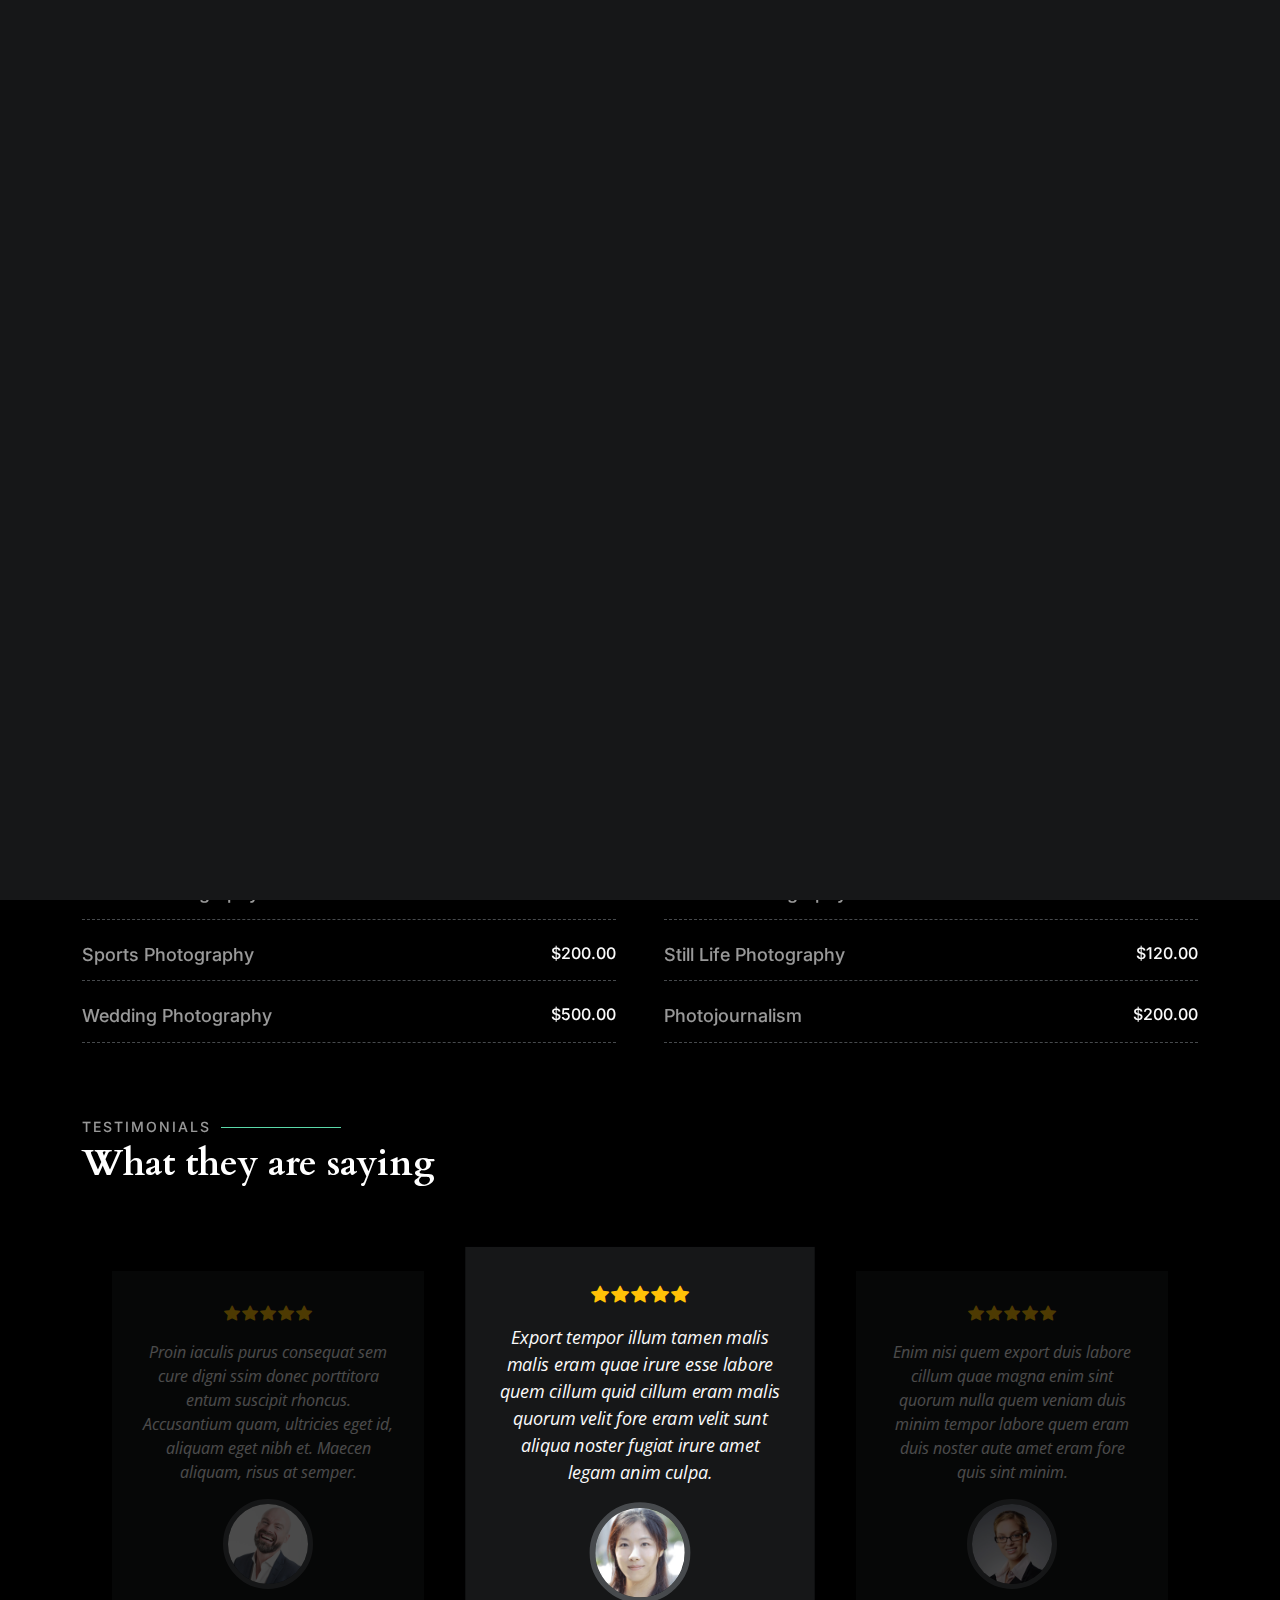
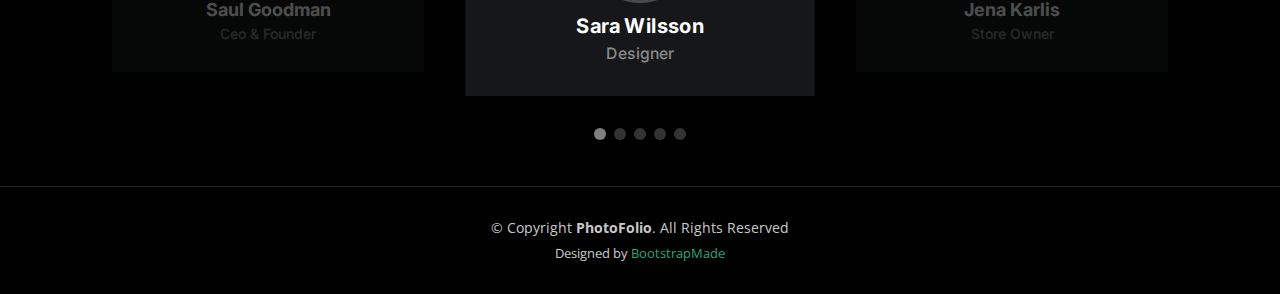
<file: services.html>
<!DOCTYPE html>
<html lang="en">

<head>
  <meta charset="utf-8">
  <meta content="width=device-width, initial-scale=1.0" name="viewport">

  <title>PhotoFolio Bootstrap Template - Services</title>
  <meta content="" name="description">
  <meta content="" name="keywords">

  <!-- Favicons -->
  <link href="assets/img/favicon.png" rel="icon">
  <link href="assets/img/apple-touch-icon.png" rel="apple-touch-icon">

  <!-- Google Fonts -->
  <link rel="preconnect" href="https://fonts.googleapis.com">
  <link rel="preconnect" href="https://fonts.gstatic.com" crossorigin>
  <link href="https://fonts.googleapis.com/css2?family=Open+Sans:ital,wght@0,300;0,400;0,500;0,600;0,700;1,300;1,400;1,600;1,700&family=Inter:ital,wght@0,300;0,400;0,500;0,600;0,700;1,300;1,400;1,500;1,600;1,700&family=Cardo:ital,wght@0,400;0,700;1,400&display=swap" rel="stylesheet">

  <!-- Vendor CSS Files -->
  <link href="assets/vendor/bootstrap/css/bootstrap.min.css" rel="stylesheet">
  <link href="assets/vendor/bootstrap-icons/bootstrap-icons.css" rel="stylesheet">
  <link href="assets/vendor/swiper/swiper-bundle.min.css" rel="stylesheet">
  <link href="assets/vendor/glightbox/css/glightbox.min.css" rel="stylesheet">
  <link href="assets/vendor/aos/aos.css" rel="stylesheet">

  <!-- Template Main CSS File -->
  <link href="assets/css/main.css" rel="stylesheet">

  <!-- =======================================================
  * Template Name: PhotoFolio - v1.1.1
  * Template URL: https://bootstrapmade.com/photofolio-bootstrap-photography-website-template/
  * Author: BootstrapMade.com
  * License: https://bootstrapmade.com/license/
  ======================================================== -->
</head>

<body>

  <!-- ======= Header ======= -->
  <header id="header" class="header d-flex align-items-center fixed-top">
    <div class="container-fluid d-flex align-items-center justify-content-between">

      <a href="index.html" class="logo d-flex align-items-center  me-auto me-lg-0">
        <!-- Uncomment the line below if you also wish to use an image logo -->
        <!-- <img src="assets/img/logo.png" alt=""> -->
        <i class="bi bi-camera"></i>
        <h1>PhotoFolio</h1>
      </a>

      <nav id="navbar" class="navbar">
        <ul>
          <li><a href="index.html">Home</a></li>
          <li><a href="about.html">About</a></li>
          <li class="dropdown"><a href="#"><span>Gallery</span> <i class="bi bi-chevron-down dropdown-indicator"></i></a>
            <ul>
              <li><a href="gallery.html">Nature</a></li>
              <li><a href="gallery.html">People</a></li>
              <li><a href="gallery.html">Architecture</a></li>
              <li><a href="gallery.html">Animals</a></li>
              <li><a href="gallery.html">Sports</a></li>
              <li><a href="gallery.html">Travel</a></li>
              <li class="dropdown"><a href="#"><span>Sub Menu</span> <i class="bi bi-chevron-down dropdown-indicator"></i></a>
                <ul>
                  <li><a href="#">Sub Menu 1</a></li>
                  <li><a href="#">Sub Menu 2</a></li>
                  <li><a href="#">Sub Menu 3</a></li>
                </ul>
              </li>
            </ul>
          </li>
          <li><a href="services.html" class="active">Services</a></li>
          <li><a href="contact.html">Contact</a></li>
        </ul>
      </nav><!-- .navbar -->

      <div class="header-social-links">
        <a href="#" class="twitter"><i class="bi bi-twitter"></i></a>
        <a href="#" class="facebook"><i class="bi bi-facebook"></i></a>
        <a href="#" class="instagram"><i class="bi bi-instagram"></i></a>
        <a href="#" class="linkedin"><i class="bi bi-linkedin"></i></i></a>
      </div>
      <i class="mobile-nav-toggle mobile-nav-show bi bi-list"></i>
      <i class="mobile-nav-toggle mobile-nav-hide d-none bi bi-x"></i>

    </div>
  </header><!-- End Header -->

  <main id="main" data-aos="fade" data-aos-delay="1500">

    <!-- ======= End Page Header ======= -->
    <div class="page-header d-flex align-items-center">
      <div class="container position-relative">
        <div class="row d-flex justify-content-center">
          <div class="col-lg-6 text-center">
            <h2>Services</h2>
            <p>Odio et unde deleniti. Deserunt numquam exercitationem. Officiis quo odio sint voluptas consequatur ut a odio voluptatem. Sit dolorum debitis veritatis natus dolores. Quasi ratione sint. Sit quaerat ipsum dolorem.</p>

            <a class="cta-btn" href="contact.html">Available for hire</a>

          </div>
        </div>
      </div>
    </div><!-- End Page Header -->

    <!-- ======= Services Section ======= -->
    <section id="services" class="services">
      <div class="container">

        <div class="row gy-4">

          <div class="col-xl-3 col-md-6 d-flex">
            <div class="service-item position-relative">
              <i class="bi bi-activity"></i>
              <h4><a href="" class="stretched-link">Lorem Ipsum</a></h4>
              <p>Voluptatum deleniti atque corrupti quos dolores et quas molestias excepturi</p>
            </div>
          </div><!-- End Service Item -->

          <div class="col-xl-3 col-md-6 d-flex">
            <div class="service-item position-relative">
              <i class="bi bi-bounding-box-circles"></i>
              <h4><a href="" class="stretched-link">Sed ut perspici</a></h4>
              <p>Duis aute irure dolor in reprehenderit in voluptate velit esse cillum dolore</p>
            </div>
          </div><!-- End Service Item -->

          <div class="col-xl-3 col-md-6 d-flex">
            <div class="service-item position-relative">
              <i class="bi bi-calendar4-week"></i>
              <h4><a href="" class="stretched-link">Magni Dolores</a></h4>
              <p>Excepteur sint occaecat cupidatat non proident, sunt in culpa qui officia</p>
            </div>
          </div><!-- End Service Item -->

          <div class="col-xl-3 col-md-6 d-flex">
            <div class="service-item position-relative">
              <i class="bi bi-broadcast"></i>
              <h4><a href="" class="stretched-link">Nemo Enim</a></h4>
              <p>At vero eos et accusamus et iusto odio dignissimos ducimus qui blanditiis</p>
            </div>
          </div><!-- End Service Item -->

        </div>

      </div>
    </section><!-- End Services Section -->

    <!-- ======= Pricing Section ======= -->
    <section id="pricing" class="pricing">
      <div class="container">

        <div class="section-header">
          <h2>Prices</h2>
          <p>Check my adorable pricing</p>
        </div>

        <div class="row gy-4 gx-lg-5">

          <div class="col-lg-6">
            <div class="pricing-item d-flex justify-content-between">
              <h3>Portrait Photography</h3>
              <h4>$160.00</h4>
            </div>
          </div><!-- End Pricing Item -->

          <div class="col-lg-6">
            <div class="pricing-item d-flex justify-content-between">
              <h3>Fashion Photography</h3>
              <h4>$300.00</h4>
            </div>
          </div><!-- End Pricing Item -->

          <div class="col-lg-6">
            <div class="pricing-item d-flex justify-content-between">
              <h3>Sports Photography</h3>
              <h4>$200.00</h4>
            </div>
          </div><!-- End Pricing Item -->

          <div class="col-lg-6">
            <div class="pricing-item d-flex justify-content-between">
              <h3>Still Life Photography</h3>
              <h4>$120.00</h4>
            </div>
          </div><!-- End Pricing Item -->

          <div class="col-lg-6">
            <div class="pricing-item d-flex justify-content-between">
              <h3>Wedding Photography</h3>
              <h4>$500.00</h4>
            </div>
          </div><!-- End Pricing Item -->

          <div class="col-lg-6">
            <div class="pricing-item d-flex justify-content-between">
              <h3>Photojournalism</h3>
              <h4>$200.00</h4>
            </div>
          </div><!-- End Pricing Item -->

        </div>
    </section><!-- End Pricing Section -->

    <!-- ======= Testimonials Section ======= -->
    <section id="testimonials" class="testimonials">
      <div class="container">

        <div class="section-header">
          <h2>Testimonials</h2>
          <p>What they are saying</p>
        </div>

        <div class="slides-3 swiper">
          <div class="swiper-wrapper">

            <div class="swiper-slide">
              <div class="testimonial-item">
                <div class="stars">
                  <i class="bi bi-star-fill"></i><i class="bi bi-star-fill"></i><i class="bi bi-star-fill"></i><i class="bi bi-star-fill"></i><i class="bi bi-star-fill"></i>
                </div>
                <p>
                  Proin iaculis purus consequat sem cure digni ssim donec porttitora entum suscipit rhoncus. Accusantium quam, ultricies eget id, aliquam eget nibh et. Maecen aliquam, risus at semper.
                </p>
                <div class="profile mt-auto">
                  <img src="assets/img/testimonials/testimonials-1.jpg" class="testimonial-img" alt="">
                  <h3>Saul Goodman</h3>
                  <h4>Ceo &amp; Founder</h4>
                </div>
              </div>
            </div><!-- End testimonial item -->

            <div class="swiper-slide">
              <div class="testimonial-item">
                <div class="stars">
                  <i class="bi bi-star-fill"></i><i class="bi bi-star-fill"></i><i class="bi bi-star-fill"></i><i class="bi bi-star-fill"></i><i class="bi bi-star-fill"></i>
                </div>
                <p>
                  Export tempor illum tamen malis malis eram quae irure esse labore quem cillum quid cillum eram malis quorum velit fore eram velit sunt aliqua noster fugiat irure amet legam anim culpa.
                </p>
                <div class="profile mt-auto">
                  <img src="assets/img/testimonials/testimonials-2.jpg" class="testimonial-img" alt="">
                  <h3>Sara Wilsson</h3>
                  <h4>Designer</h4>
                </div>
              </div>
            </div><!-- End testimonial item -->

            <div class="swiper-slide">
              <div class="testimonial-item">
                <div class="stars">
                  <i class="bi bi-star-fill"></i><i class="bi bi-star-fill"></i><i class="bi bi-star-fill"></i><i class="bi bi-star-fill"></i><i class="bi bi-star-fill"></i>
                </div>
                <p>
                  Enim nisi quem export duis labore cillum quae magna enim sint quorum nulla quem veniam duis minim tempor labore quem eram duis noster aute amet eram fore quis sint minim.
                </p>
                <div class="profile mt-auto">
                  <img src="assets/img/testimonials/testimonials-3.jpg" class="testimonial-img" alt="">
                  <h3>Jena Karlis</h3>
                  <h4>Store Owner</h4>
                </div>
              </div>
            </div><!-- End testimonial item -->

            <div class="swiper-slide">
              <div class="testimonial-item">
                <div class="stars">
                  <i class="bi bi-star-fill"></i><i class="bi bi-star-fill"></i><i class="bi bi-star-fill"></i><i class="bi bi-star-fill"></i><i class="bi bi-star-fill"></i>
                </div>
                <p>
                  Fugiat enim eram quae cillum dolore dolor amet nulla culpa multos export minim fugiat minim velit minim dolor enim duis veniam ipsum anim magna sunt elit fore quem dolore labore illum veniam.
                </p>
                <div class="profile mt-auto">
                  <img src="assets/img/testimonials/testimonials-4.jpg" class="testimonial-img" alt="">
                  <h3>Matt Brandon</h3>
                  <h4>Freelancer</h4>
                </div>
              </div>
            </div><!-- End testimonial item -->

            <div class="swiper-slide">
              <div class="testimonial-item">
                <div class="stars">
                  <i class="bi bi-star-fill"></i><i class="bi bi-star-fill"></i><i class="bi bi-star-fill"></i><i class="bi bi-star-fill"></i><i class="bi bi-star-fill"></i>
                </div>
                <p>
                  Quis quorum aliqua sint quem legam fore sunt eram irure aliqua veniam tempor noster veniam enim culpa labore duis sunt culpa nulla illum cillum fugiat legam esse veniam culpa fore nisi cillum quid.
                </p>
                <div class="profile mt-auto">
                  <img src="assets/img/testimonials/testimonials-5.jpg" class="testimonial-img" alt="">
                  <h3>John Larson</h3>
                  <h4>Entrepreneur</h4>
                </div>
              </div>
            </div><!-- End testimonial item -->

          </div>
          <div class="swiper-pagination"></div>
        </div>

      </div>
    </section><!-- End Testimonials Section -->

  </main><!-- End #main -->

  <!-- ======= Footer ======= -->
  <footer id="footer" class="footer">
    <div class="container">
      <div class="copyright">
        &copy; Copyright <strong><span>PhotoFolio</span></strong>. All Rights Reserved
      </div>
      <div class="credits">
        <!-- All the links in the footer should remain intact. -->
        <!-- You can delete the links only if you purchased the pro version. -->
        <!-- Licensing information: https://bootstrapmade.com/license/ -->
        <!-- Purchase the pro version with working PHP/AJAX contact form: https://bootstrapmade.com/photofolio-bootstrap-photography-website-template/ -->
        Designed by <a href="https://bootstrapmade.com/">BootstrapMade</a>
      </div>
    </div>
  </footer><!-- End Footer -->

  <a href="#" class="scroll-top d-flex align-items-center justify-content-center"><i class="bi bi-arrow-up-short"></i></a>

  <div id="preloader">
    <div class="line"></div>
  </div>

  <!-- Vendor JS Files -->
  <script src="assets/vendor/bootstrap/js/bootstrap.bundle.min.js"></script>
  <script src="assets/vendor/swiper/swiper-bundle.min.js"></script>
  <script src="assets/vendor/glightbox/js/glightbox.min.js"></script>
  <script src="assets/vendor/aos/aos.js"></script>
  <script src="assets/vendor/php-email-form/validate.js"></script>

  <!-- Template Main JS File -->
  <script src="assets/js/main.js"></script>

</body>

</html>
</file>
<file: assets/css/main.css>
/**
* Template Name: PhotoFolio - v1.1.1
* Template URL: https://bootstrapmade.com/photofolio-bootstrap-photography-website-template/
* Author: BootstrapMade.com
* License: https://bootstrapmade.com/license/
*/

/*--------------------------------------------------------------
# Set main reusable colors and fonts using CSS variables
# Learn more about CSS variables at https://developer.mozilla.org/en-US/docs/Web/CSS/Using_CSS_custom_properties
--------------------------------------------------------------*/
/* Fonts */
:root {
  --font-default: "Open Sans", system-ui, -apple-system, "Segoe UI", Roboto, "Helvetica Neue", Arial, "Noto Sans", "Liberation Sans", sans-serif, "Apple Color Emoji", "Segoe UI Emoji", "Segoe UI Symbol", "Noto Color Emoji";
  --font-primary: "Inter", sans-serif;
  --font-secondary: "Cardo", sans-serif;
}

/* Colors */
:root {
  --color-default: #fafafa;
  --color-primary: #27a776;
  --color-secondary: #161718;
}

/* Smooth scroll behavior */
:root {
  scroll-behavior: smooth;
  color-scheme: dark;
}

/*--------------------------------------------------------------
# General
--------------------------------------------------------------*/
body {
  font-family: var(--font-default);
  color: var(--color-default);
  background-color: #000;
}

a {
  color: var(--color-primary);
  text-decoration: none;
}

a:hover {
  color: #32cf93;
  text-decoration: none;
}

h1,
h2,
h3,
h4,
h5,
h6 {
  font-family: var(--font-primary);
}

/*--------------------------------------------------------------
# Sections & Section Header
--------------------------------------------------------------*/
.section-header {
  padding-bottom: 40px;
}

.section-header h2 {
  font-size: 14px;
  font-weight: 500;
  padding: 0;
  line-height: 1px;
  margin: 0 0 5px 0;
  letter-spacing: 2px;
  text-transform: uppercase;
  color: rgba(255, 255, 255, 0.6);
  font-family: var(--font-primary);
}

.section-header h2::after {
  content: "";
  width: 120px;
  height: 1px;
  display: inline-block;
  background: #5bd9a9;
  margin: 4px 10px;
}

.section-header p {
  margin: 0;
  margin: 0;
  font-size: 36px;
  font-weight: 700;
  font-family: var(--font-secondary);
  color: #fff;
}

/*--------------------------------------------------------------
# Page Header
--------------------------------------------------------------*/
.page-header {
  padding: 120px 0 60px 0;
  min-height: 30vh;
  position: relative;
}

.page-header h2 {
  font-size: 56px;
  font-weight: 500;
  color: #fff;
  font-family: var(--font-secondary);
}

@media (max-width: 768px) {
  .page-header h2 {
    font-size: 36px;
  }
}

.page-header p {
  color: rgba(255, 255, 255, 0.8);
}

.page-header .cta-btn {
  font-family: var(--font-primary);
  font-weight: 400;
  font-size: 14px;
  display: inline-block;
  padding: 12px 40px;
  border-radius: 4px;
  letter-spacing: 1px;
  text-transform: uppercase;
  transition: 0.3s;
  color: #fff;
  background: var(--color-primary);
}

.page-header .cta-btn:hover {
  background: #2cbc85;
}

/*--------------------------------------------------------------
# Scroll top button
--------------------------------------------------------------*/
.scroll-top {
  position: fixed;
  visibility: hidden;
  opacity: 0;
  right: 15px;
  bottom: -15px;
  z-index: 99999;
  background: var(--color-primary);
  width: 44px;
  height: 44px;
  border-radius: 50px;
  transition: all 0.4s;
}

.scroll-top i {
  font-size: 24px;
  color: #fff;
  line-height: 0;
}

.scroll-top:hover {
  background: rgba(39, 167, 118, 0.8);
  color: #fff;
}

.scroll-top.active {
  visibility: visible;
  opacity: 1;
  bottom: 15px;
}

/*--------------------------------------------------------------
# Preloader
--------------------------------------------------------------*/
#preloader {
  display: flex;
  position: fixed;
  inset: 0;
  width: 100%;
  height: 100vh;
  z-index: 99999;
}

#preloader:before,
#preloader:after {
  content: "";
  background-color: var(--color-secondary);
  position: absolute;
  inset: 0;
  width: 50%;
  height: 100%;
  transition: all 0.3s ease 0s;
  z-index: -1;
}

#preloader:after {
  left: auto;
  right: 0;
}

#preloader .line {
  position: relative;
  overflow: hidden;
  margin: auto;
  width: 1px;
  height: 280px;
  transition: all 0.8s ease 0s;
}

#preloader .line:before {
  content: "";
  position: absolute;
  background-color: #fff;
  left: 0;
  top: 50%;
  width: 1px;
  height: 0%;
  transform: translateY(-50%);
  -webkit-animation: lineincrease 1000ms ease-in-out 0s forwards;
  animation: lineincrease 1000ms ease-in-out 0s forwards;
}

#preloader .line:after {
  content: "";
  position: absolute;
  background-color: #999;
  left: 0;
  top: 0;
  width: 1px;
  height: 100%;
  transform: translateY(-100%);
  -webkit-animation: linemove 1200ms linear 0s infinite;
  animation: linemove 1200ms linear 0s infinite;
  -webkit-animation-delay: 2000ms;
  animation-delay: 2000ms;
}

#preloader.loaded .line {
  opacity: 0;
  height: 100% !important;
}

#preloader.loaded .line:after {
  opacity: 0;
}

#preloader.loaded:before,
#preloader.loaded:after {
  -webkit-animation: preloaderfinish 300ms ease-in-out 500ms forwards;
  animation: preloaderfinish 300ms ease-in-out 500ms forwards;
}

@-webkit-keyframes lineincrease {
  0% {
    height: 0%;
  }

  100% {
    height: 100%;
  }
}

@keyframes lineincrease {
  0% {
    height: 0%;
  }

  100% {
    height: 100%;
  }
}

@-webkit-keyframes linemove {
  0% {
    transform: translateY(200%);
  }

  100% {
    transform: translateY(-100%);
  }
}

@keyframes linemove {
  0% {
    transform: translateY(200%);
  }

  100% {
    transform: translateY(-100%);
  }
}

@-webkit-keyframes preloaderfinish {
  0% {
    width: 5 0%;
  }

  100% {
    width: 0%;
  }
}

@keyframes preloaderfinish {
  0% {
    width: 5 0%;
  }

  100% {
    width: 0%;
  }
}

/*--------------------------------------------------------------
# Header
--------------------------------------------------------------*/
.header {
  transition: all 0.5s;
  z-index: 997;
  padding: 30px 0;
  background-color: #000;
}

.header .logo {
  transition: 0.3s;
}

.header .logo img {
  max-height: 40px;
  margin-right: 8px;
}

.header .logo h1 {
  font-size: 32px;
  margin: 0;
  font-weight: 400;
  color: #fff;
  font-family: var(--font-secondary);
}

.header .logo i {
  font-size: 32px;
  margin-right: 8px;
  line-height: 0;
}

@media (max-width: 575px) {
  .header .logo h1 {
    font-size: 26px;
  }

  .header .logo i {
    font-size: 24px;
  }
}

.header .header-social-links {
  padding-right: 15px;
}

.header .header-social-links a {
  color: rgba(255, 255, 255, 0.5);
  padding-left: 15px;
  display: inline-block;
  line-height: 0px;
  transition: 0.3s;
  font-size: 16px;
}

.header .header-social-links a:hover {
  color: #fff;
}

@media (max-width: 575px) {
  .header .header-social-links a {
    padding-left: 5px;
  }
}

/*--------------------------------------------------------------
# Desktop Navigation
--------------------------------------------------------------*/
@media (min-width: 1280px) {
  .navbar {
    padding: 0;
  }

  .navbar ul {
    margin: 0;
    padding: 0;
    display: flex;
    list-style: none;
    align-items: center;
  }

  .navbar li {
    position: relative;
  }

  .navbar a,
  .navbar a:focus {
    display: flex;
    align-items: center;
    justify-content: space-between;
    padding: 10px 0 10px 30px;
    font-family: var(--font-primary);
    text-transform: uppercase;
    letter-spacing: 1px;
    font-size: 13px;
    font-weight: 400;
    color: rgba(255, 255, 255, 0.5);
    white-space: nowrap;
    transition: 0.3s;
  }

  .navbar a i,
  .navbar a:focus i {
    font-size: 12px;
    line-height: 0;
    margin-left: 5px;
  }

  .navbar a:hover,
  .navbar .active,
  .navbar .active:focus,
  .navbar li:hover>a {
    color: #fff;
  }

  .navbar .dropdown ul {
    display: block;
    position: absolute;
    left: 14px;
    top: calc(100% + 30px);
    margin: 0;
    padding: 10px 0;
    z-index: 99;
    opacity: 0;
    visibility: hidden;
    background: var(--color-secondary);
    transition: 0.3s;
    border-radius: 4px;
  }

  .navbar .dropdown ul li {
    min-width: 200px;
  }

  .navbar .dropdown ul a {
    padding: 10px 20px;
    font-size: 15px;
    text-transform: none;
    font-weight: 400;
  }

  .navbar .dropdown ul a i {
    font-size: 12px;
  }

  .navbar .dropdown ul a:hover,
  .navbar .dropdown ul .active:hover,
  .navbar .dropdown ul li:hover>a {
    color: #fff;
  }

  .navbar .dropdown:hover>ul {
    opacity: 1;
    top: 100%;
    visibility: visible;
  }

  .navbar .dropdown .dropdown ul {
    top: 0;
    left: calc(100% - 30px);
    visibility: hidden;
  }

  .navbar .dropdown .dropdown:hover>ul {
    opacity: 1;
    top: 0;
    left: 100%;
    visibility: visible;
  }
}

@media (min-width: 1280px) and (max-width: 1366px) {
  .navbar .dropdown .dropdown ul {
    left: -90%;
  }

  .navbar .dropdown .dropdown:hover>ul {
    left: -100%;
  }
}

@media (min-width: 1280px) {

  .mobile-nav-show,
  .mobile-nav-hide {
    display: none;
  }
}

/*--------------------------------------------------------------
# Mobile Navigation
--------------------------------------------------------------*/
@media (max-width: 1279px) {
  .navbar {
    position: fixed;
    top: 0;
    right: -100%;
    width: 100%;
    max-width: 400px;
    bottom: 0;
    transition: 0.3s;
    z-index: 9997;
  }

  .navbar ul {
    position: absolute;
    inset: 0;
    padding: 50px 0 10px 0;
    margin: 0;
    background: rgba(0, 0, 0, 0.9);
    overflow-y: auto;
    transition: 0.3s;
    z-index: 9998;
  }

  .navbar a,
  .navbar a:focus {
    display: flex;
    align-items: center;
    justify-content: space-between;
    padding: 10px 20px;
    font-family: var(--font-primary);
    font-size: 13px;
    text-transform: uppercase;
    font-weight: 400;
    color: rgba(255, 255, 255, 0.5);
    letter-spacing: 1px;
    white-space: nowrap;
    transition: 0.3s;
  }

  .navbar a i,
  .navbar a:focus i {
    font-size: 12px;
    line-height: 0;
    margin-left: 5px;
  }

  .navbar a:hover,
  .navbar .active,
  .navbar .active:focus,
  .navbar li:hover>a {
    color: #fff;
  }

  .navbar .dropdown ul,
  .navbar .dropdown .dropdown ul {
    position: static;
    display: none;
    padding: 10px 0;
    margin: 10px 20px;
    transition: all 0.5s ease-in-out;
    border: 1px solid black;
  }

  .navbar .dropdown>.dropdown-active,
  .navbar .dropdown .dropdown>.dropdown-active {
    display: block;
  }

  .mobile-nav-show {
    color: #fff;
    font-size: 28px;
    cursor: pointer;
    line-height: 0;
    transition: 0.5s;
    z-index: 9999;
    margin: 0 10px 0 10px;
  }

  .mobile-nav-hide {
    color: #fff;
    font-size: 32px;
    cursor: pointer;
    line-height: 0;
    transition: 0.5s;
    position: fixed;
    right: 20px;
    top: 20px;
    z-index: 9999;
  }

  .mobile-nav-active {
    overflow: hidden;
  }

  .mobile-nav-active .navbar {
    right: 0;
  }

  .mobile-nav-active .navbar:before {
    content: "";
    position: fixed;
    inset: 0;
    background: rgba(22, 23, 24, 0.8);
    z-index: 9996;
  }
}

/*--------------------------------------------------------------
# About Section
--------------------------------------------------------------*/
.about .content h2 {
  font-weight: 700;
  font-size: 24px;
  color: var(--color-primary);
}

.about .content ul {
  list-style: none;
  padding: 0;
}

.about .content ul li {
  margin-bottom: 20px;
  display: flex;
  align-items: center;
}

.about .content ul strong {
  margin-right: 10px;
}

.about .content ul i {
  font-size: 16px;
  margin-right: 5px;
  color: var(--color-primary);
  line-height: 0;
}

/*--------------------------------------------------------------
# Testimonials Section
--------------------------------------------------------------*/
.testimonials {
  margin-top: 80px;
}

.testimonials .testimonial-item {
  box-sizing: content-box;
  padding: 30px;
  margin: 40px 30px;
  background: var(--color-secondary);
  min-height: 320px;
  display: flex;
  flex-direction: column;
  text-align: center;
  transition: 0.3s;
}

.testimonials .testimonial-item .stars {
  margin-bottom: 15px;
}

.testimonials .testimonial-item .stars i {
  color: #ffc107;
  margin: 0 1px;
}

.testimonials .testimonial-item .testimonial-img {
  width: 90px;
  border-radius: 50%;
  border: 5px solid #474a4d;
  margin: 0 auto;
}

.testimonials .testimonial-item h3 {
  font-size: 18px;
  font-weight: bold;
  margin: 10px 0 5px 0;
  color: #fff;
}

.testimonials .testimonial-item h4 {
  font-size: 14px;
  color: rgba(255, 255, 255, 0.5);
  margin: 0;
}

.testimonials .testimonial-item p {
  font-style: italic;
  margin: 0 auto 15px auto;
}

.testimonials .swiper-pagination {
  margin-top: 20px;
  position: relative;
}

.testimonials .swiper-pagination .swiper-pagination-bullet {
  width: 12px;
  height: 12px;
  background-color: rgba(255, 255, 255, 0.2);
  opacity: 1;
}

.testimonials .swiper-pagination .swiper-pagination-bullet-active {
  background-color: rgba(255, 255, 255, 0.5);
}

.testimonials .swiper-slide {
  opacity: 0.3;
}

@media (max-width: 1199px) {
  .testimonials .swiper-slide-active {
    opacity: 1;
  }

  .testimonials .swiper-pagination {
    margin-top: 0;
  }

  .testimonials .testimonial-item {
    margin: 40px 20px;
  }
}

@media (min-width: 1200px) {
  .testimonials .swiper-slide-next {
    opacity: 1;
    transform: scale(1.12);
  }
}

/*--------------------------------------------------------------
# Pricing Section
--------------------------------------------------------------*/
.gallery {
  margin-top: 40px;
}

.gallery .gallery-item {
  position: relative;
  overflow: hidden;
  border-radius: 10px;
}

.gallery .gallery-item img {
  transition: 0.3s;
}

.gallery .gallery-links {
  position: absolute;
  inset: 0;
  opacity: 0;
  transition: all ease-in-out 0.3s;
  background: rgba(0, 0, 0, 0.6);
  z-index: 3;
}

.gallery .gallery-links .preview-link,
.gallery .gallery-links .details-link {
  font-size: 20px;
  color: rgba(255, 255, 255, 0.5);
  transition: 0.3s;
  line-height: 1.2;
  margin: 30px 8px 0 8px;
}

.gallery .gallery-links .preview-link:hover,
.gallery .gallery-links .details-link:hover {
  color: #fff;
}

.gallery .gallery-links .details-link {
  font-size: 30px;
  line-height: 0;
}

.gallery .gallery-item:hover .gallery-links {
  opacity: 1;
}

.gallery .gallery-item:hover .preview-link,
.gallery .gallery-item:hover .details-link {
  margin-top: 0;
}

.gallery .gallery-item:hover img {
  transform: scale(1.1);
}

.glightbox-clean .gslide-description {
  background: #222425;
}

.glightbox-clean .gslide-title {
  color: rgba(255, 255, 255, 0.8);
  margin: 0;
}

/*--------------------------------------------------------------
# Gallery Single Section
--------------------------------------------------------------*/
.gallery-single .portfolio-details-slider img {
  width: 100%;
}

.gallery-single .portfolio-details-slider .swiper-pagination .swiper-pagination-bullet {
  width: 12px;
  height: 12px;
  background-color: rgba(255, 255, 255, 0.7);
  opacity: 1;
}

.gallery-single .portfolio-details-slider .swiper-pagination .swiper-pagination-bullet-active {
  background-color: var(--color-primary);
}

.gallery-single .swiper-button-prev,
.gallery-single .swiper-button-next {
  width: 48px;
  height: 48px;
}

.gallery-single .swiper-button-prev:after,
.gallery-single .swiper-button-next:after {
  color: rgba(255, 255, 255, 0.8);
  background-color: rgba(0, 0, 0, 0.2);
  font-size: 24px;
  border-radius: 50%;
  width: 48px;
  height: 48px;
  display: flex;
  align-items: center;
  justify-content: center;
  transition: 0.3s;
}

.gallery-single .swiper-button-prev:hover:after,
.gallery-single .swiper-button-next:hover:after {
  background-color: rgba(0, 0, 0, 0.6);
}

@media (max-width: 575px) {

  .gallery-single .swiper-button-prev,
  .gallery-single .swiper-button-next {
    display: none;
  }
}

.gallery-single .portfolio-info h3 {
  font-size: 22px;
  font-weight: 700;
  margin-bottom: 20px;
  padding-bottom: 20px;
  position: relative;
  font-family: var(--font-secondary);
}

.gallery-single .portfolio-info h3:after {
  content: "";
  position: absolute;
  display: block;
  width: 50px;
  height: 3px;
  background: var(--color-primary);
  left: 0;
  bottom: 0;
}

.gallery-single .portfolio-info ul {
  list-style: none;
  padding: 0;
  font-size: 15px;
}

.gallery-single .portfolio-info ul li {
  display: flex;
  flex-direction: column;
  padding-bottom: 15px;
}

.gallery-single .portfolio-info ul strong {
  text-transform: uppercase;
  font-weight: 400;
  color: #6b7075;
  font-size: 14px;
}

.gallery-single .portfolio-info .btn-visit {
  padding: 8px 40px;
  background: var(--color-primary);
  color: #fff;
  border-radius: 50px;
  transition: 0.3s;
}

.gallery-single .portfolio-info .btn-visit:hover {
  background: #2cbc85;
}

.gallery-single .portfolio-description h2 {
  font-size: 26px;
  font-weight: 700;
  margin-bottom: 20px;
  color: #fff;
  font-family: var(--font-secondary);
}

.gallery-single .portfolio-description p {
  padding: 0;
}

.gallery-single .portfolio-description .testimonial-item {
  padding: 30px 30px 0 30px;
  position: relative;
  background: var(--color-secondary);
  height: 100%;
  margin-bottom: 50px;
}

.gallery-single .portfolio-description .testimonial-item .testimonial-img {
  width: 90px;
  border-radius: 50px;
  border: 6px solid #2e3133;
  float: left;
  margin: 0 10px 0 0;
}

.gallery-single .portfolio-description .testimonial-item h3 {
  font-size: 18px;
  font-weight: bold;
  margin: 15px 0 5px 0;
  padding-top: 20px;
}

.gallery-single .portfolio-description .testimonial-item h4 {
  font-size: 14px;
  color: rgba(255, 255, 255, 0.6);
  margin: 0;
}

.gallery-single .portfolio-description .testimonial-item .quote-icon-left,
.gallery-single .portfolio-description .testimonial-item .quote-icon-right {
  color: #5bd9a9;
  font-size: 26px;
  line-height: 0;
}

.gallery-single .portfolio-description .testimonial-item .quote-icon-left {
  display: inline-block;
  left: -5px;
  position: relative;
}

.gallery-single .portfolio-description .testimonial-item .quote-icon-right {
  display: inline-block;
  right: -5px;
  position: relative;
  top: 10px;
  transform: scale(-1, -1);
}

.gallery-single .portfolio-description .testimonial-item p {
  font-style: italic;
  margin: 0 0 15px 0 0 0;
  padding: 0;
}

/*--------------------------------------------------------------
# Services Section
--------------------------------------------------------------*/
.services .service-item {
  padding: 50px 30px;
  transition: all ease-in-out 0.4s;
  background: var(--color-secondary);
  height: 100%;
  overflow: hidden;
  z-index: 1;
}

.services .service-item:before {
  content: "";
  position: absolute;
  background: #1d1f20;
  top: -200px;
  transition: all 0.3s;
  z-index: -1;
}

.services .service-item i {
  background: var(--color-primary);
  color: #fff;
  font-size: 24px;
  transition: 0.3s;
  display: flex;
  align-items: center;
  justify-content: center;
  width: 56px;
  height: 56px;
  border-radius: 50%;
}

.services .service-item h4 {
  font-weight: 600;
  margin: 15px 0 0 0;
  transition: 0.3s;
  font-size: 20px;
}

.services .service-item h4 a {
  color: #fff;
}

.services .service-item p {
  line-height: 24px;
  font-size: 14px;
  margin: 15px 0 0 0;
}

.services .service-item:hover:before {
  background: var(--color-primary);
  right: 0;
  top: 0;
  width: 100%;
  height: 100%;
  border-radius: 0px;
}

.services .service-item:hover h4 a,
.services .service-item:hover p {
  color: #fff;
}

.services .service-item:hover i {
  background: #fff;
  color: var(--color-primary);
}

/*--------------------------------------------------------------
# Pricing Section
--------------------------------------------------------------*/
.pricing {
  margin-top: 80px;
}

.pricing .pricing-item {
  border-bottom: 1px dashed #474a4d;
  width: 100%;
  height: 100%;
  padding: 0 0 15px 0;
}

.pricing .pricing-item h3 {
  margin: 0;
  font-size: 18px;
  font-weight: 500;
  color: rgba(255, 255, 255, 0.6);
}

.pricing .pricing-item h4 {
  margin: 0;
  font-size: 16px;
}

/*--------------------------------------------------------------
# Contact Section
--------------------------------------------------------------*/
.contact .info-item+.info-item {
  margin-top: 40px;
}

.contact .info-item i {
  font-size: 20px;
  color: var(--color-primary);
  float: left;
  width: 44px;
  height: 44px;
  background: #222425;
  display: flex;
  justify-content: center;
  align-items: center;
  border-radius: 50px;
  transition: all 0.3s ease-in-out;
  margin-right: 15px;
}

.contact .info-item h4 {
  padding: 0;
  font-size: 20px;
  font-weight: 600;
  margin-bottom: 5px;
  color: rgba(255, 255, 255, 0.5);
}

.contact .info-item p {
  padding: 0;
  margin-bottom: 0;
  font-size: 14px;
  color: #fff;
}

.contact .info-item:hover i {
  background: var(--color-primary);
  color: #fff;
}

.contact .php-email-form {
  width: 100%;
}

.contact .php-email-form .form-group {
  padding-bottom: 8px;
}

.contact .php-email-form .error-message {
  display: none;
  color: #fff;
  background: #df1529;
  text-align: left;
  padding: 15px;
  font-weight: 600;
}

.contact .php-email-form .error-message br+br {
  margin-top: 25px;
}

.contact .php-email-form .sent-message {
  display: none;
  color: #fff;
  background: var(--color-primary);
  text-align: center;
  padding: 15px;
  font-weight: 600;
}

.contact .php-email-form .loading {
  display: none;
  background: var(--color-secondary);
  text-align: center;
  padding: 15px;
  color: rgba(255, 255, 255, 0.6);
}

.contact .php-email-form .loading:before {
  content: "";
  display: inline-block;
  border-radius: 50%;
  width: 24px;
  height: 24px;
  margin: 0 10px -6px 0;
  border: 3px solid var(--color-primary);
  border-top-color: var(--color-secondary);
  -webkit-animation: animate-loading 1s linear infinite;
  animation: animate-loading 1s linear infinite;
}

.contact .php-email-form input,
.contact .php-email-form textarea {
  border-radius: 4px;
  box-shadow: none;
  font-size: 14px;
  background-color: var(--color-secondary);
  border: 1px solid #2e3133;
  color: #fff;
}

.contact .php-email-form input {
  height: 44px;
}

.contact .php-email-form textarea {
  padding: 10px 12px;
}

.contact .php-email-form button[type=submit] {
  background: var(--color-primary);
  border: 0;
  padding: 10px 35px;
  color: #fff;
  transition: 0.4s;
  border-radius: 4px;
}

.contact .php-email-form button[type=submit]:hover {
  background: rgba(39, 167, 118, 0.8);
}

@-webkit-keyframes animate-loading {
  0% {
    transform: rotate(0deg);
  }

  100% {
    transform: rotate(360deg);
  }
}

@keyframes animate-loading {
  0% {
    transform: rotate(0deg);
  }

  100% {
    transform: rotate(360deg);
  }
}

/*--------------------------------------------------------------
# Hero Section
--------------------------------------------------------------*/
.hero {
  width: 100%;
  min-height: 30vh;
  background: #000;
  background-size: cover;
  position: relative;
  padding: 140px 0 60px 0;
}

.hero h2 {
  margin: 0 0 10px 0;
  font-size: 38px;
  font-weight: 700;
  color: #fff;
  font-family: var(--font-secondary);
}

.hero h2 span {
  position: relative;
  z-index: 1;
  padding: 0 5px;
  display: inline-block;
}

.hero h2 span:before {
  content: "";
  position: absolute;
  height: 50%;
  bottom: 0;
  left: 0;
  right: 0;
  background: var(--color-primary);
  z-index: -1;
}

.hero p {
  color: rgba(255, 255, 255, 0.6);
  margin-bottom: 30px;
  font-size: 18px;
}

.hero .btn-get-started {
  font-family: var(--font-primary);
  font-weight: 400;
  font-size: 14px;
  display: inline-block;
  padding: 12px 40px;
  border-radius: 4px;
  letter-spacing: 1px;
  text-transform: uppercase;
  transition: 0.3s;
  color: #fff;
  background: var(--color-primary);
}

.hero .btn-get-started:hover {
  background: #2cbc85;
}

@media (max-width: 768px) {
  .hero h2 {
    font-size: 32px;
  }
}

/*--------------------------------------------------------------
# Footer
--------------------------------------------------------------*/
.footer {
  margin-top: 30px;
  padding: 30px 0;
  font-size: 14px;
  border-top: 1px solid rgba(255, 255, 255, 0.15);
}

.footer .copyright {
  text-align: center;
  color: rgba(255, 255, 255, 0.8);
}

.footer .credits {
  padding-top: 6px;
  text-align: center;
  font-size: 13px;
  color: rgba(255, 255, 255, 0.8);
}

.footer .credits a {
  color: var(--color-primary);
}
</file>
